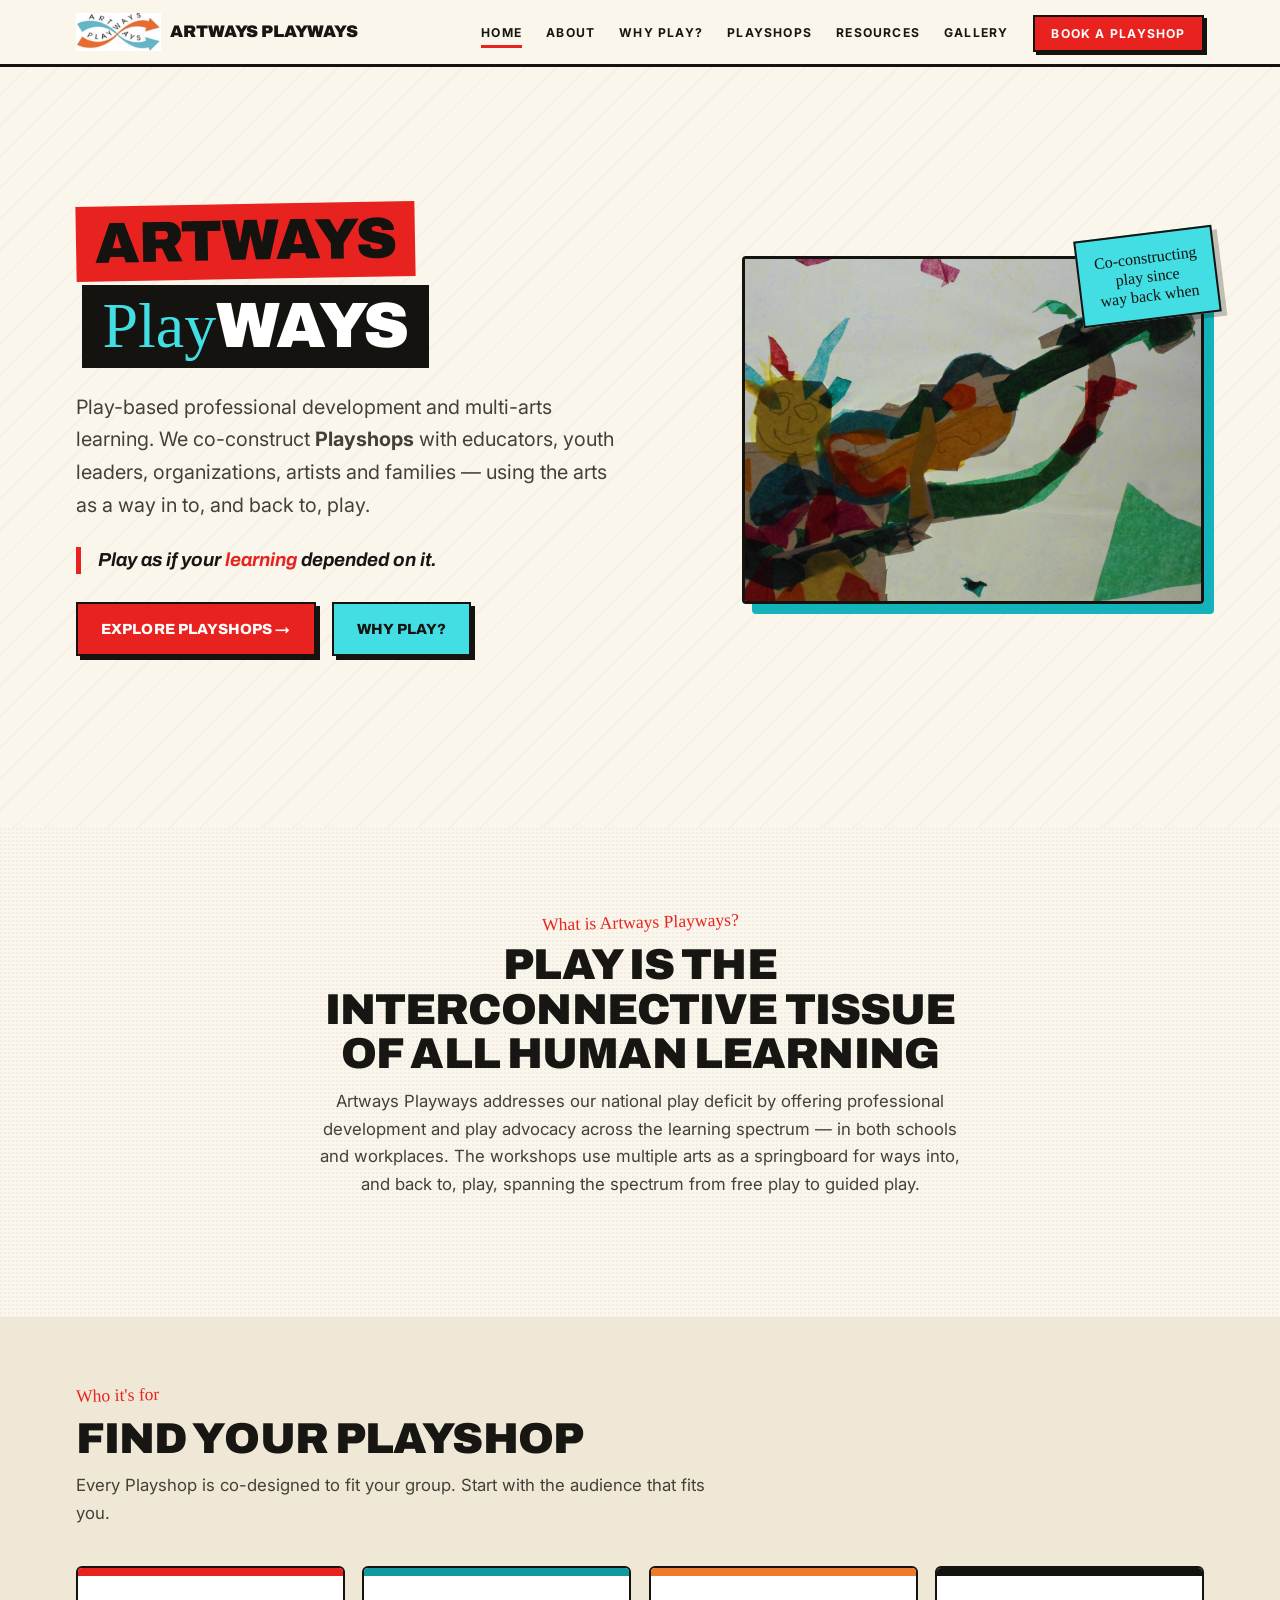
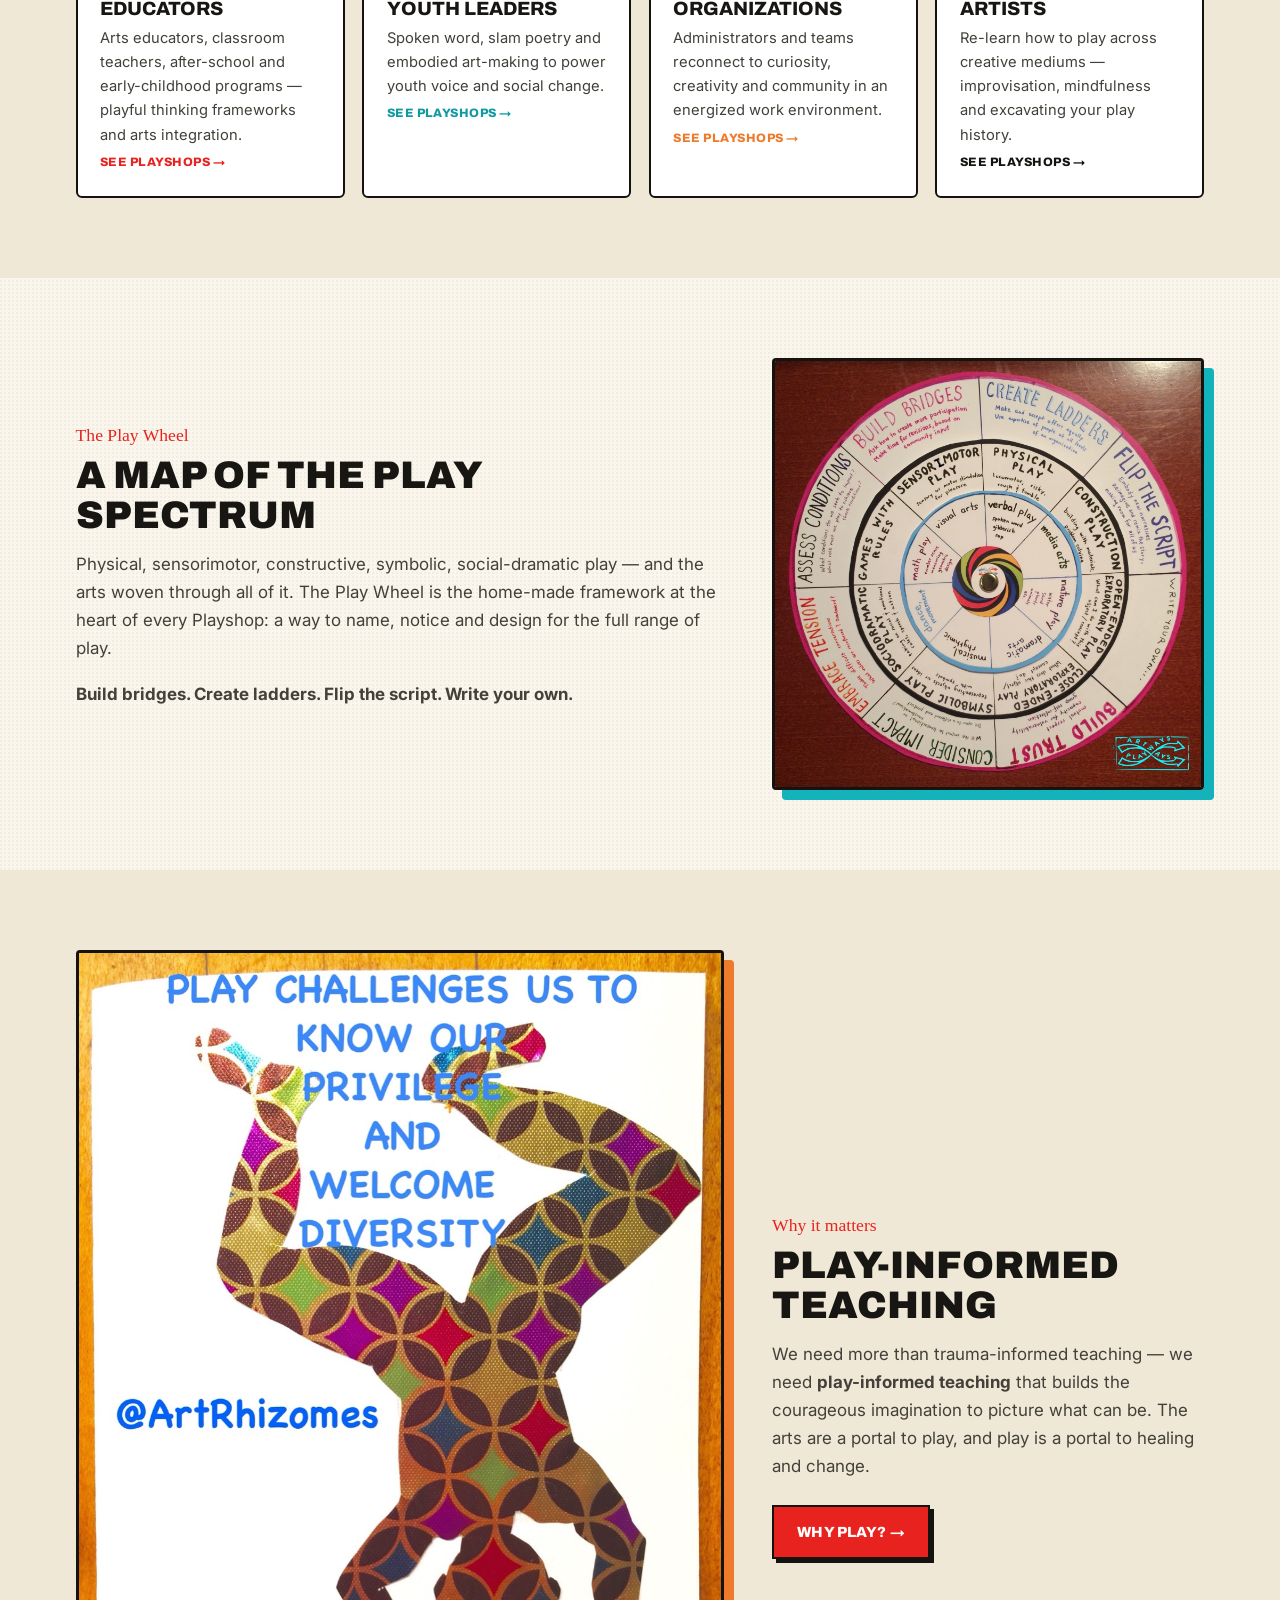
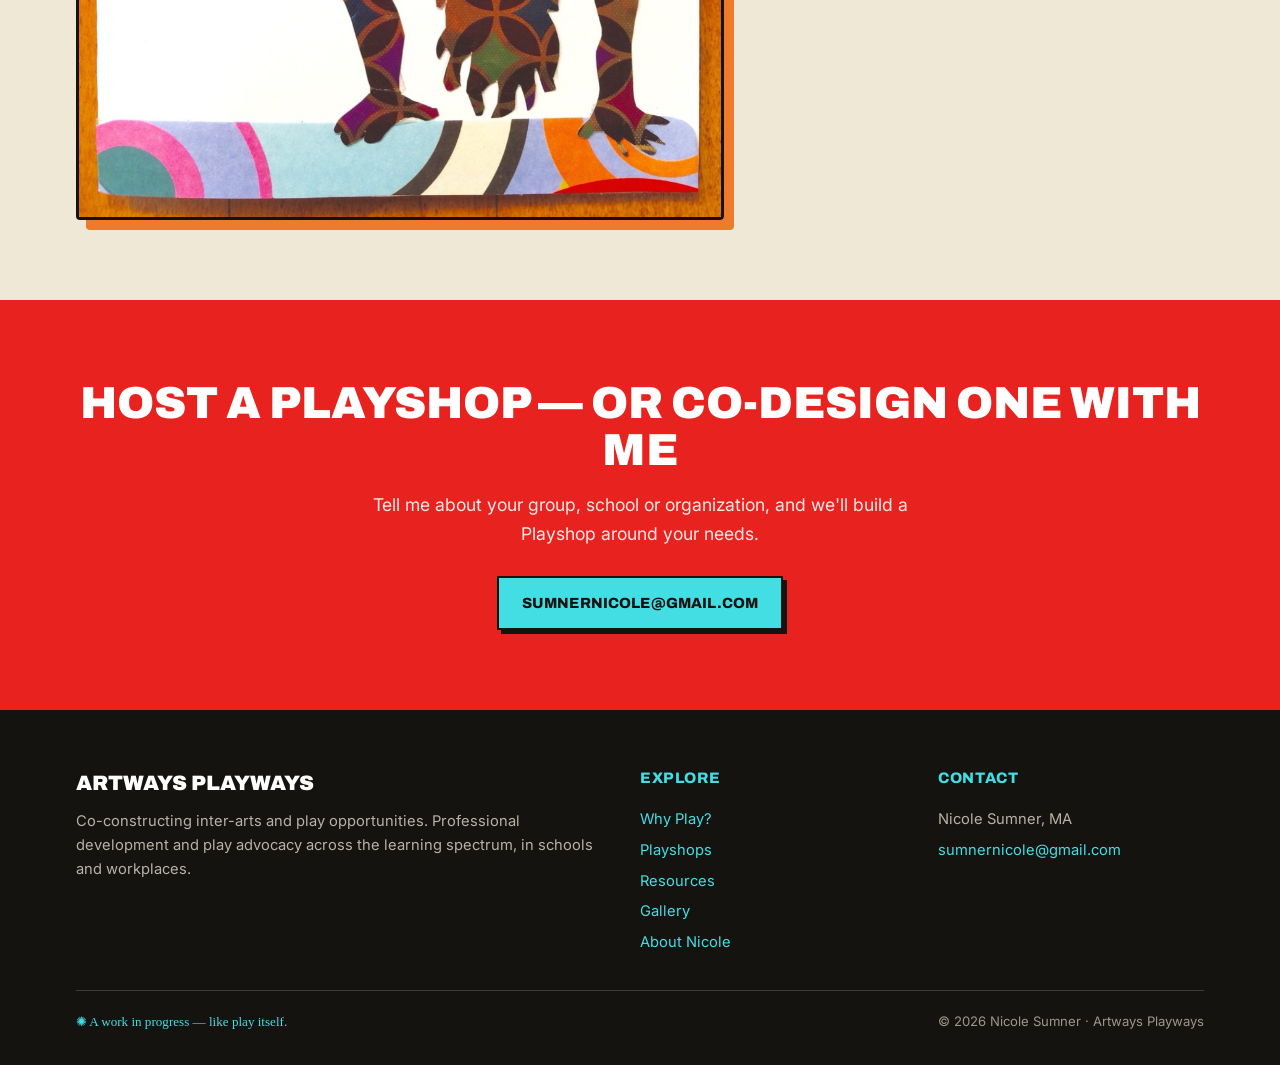
<file: index.html>
<!DOCTYPE html>
<html lang="en">
<head>
  <meta charset="UTF-8">
  <meta name="viewport" content="width=device-width, initial-scale=1.0">
  <title>Artways Playways — Nicole Sumner</title>
  <meta name="description" content="Artways Playways — play-based professional development and multi-arts learning with Nicole Sumner. Playshops for educators, youth leaders, organizations and artists.">
  <link rel="preconnect" href="https://fonts.googleapis.com">
  <link rel="preconnect" href="https://fonts.gstatic.com" crossorigin>
  <link href="https://fonts.googleapis.com/css2?family=Archivo:wght@500;600;700;800;900&family=Permanent+Marker&family=Inter:wght@300;400;500;600;700&display=swap" rel="stylesheet">
  <link rel="stylesheet" href="css/style.css">
</head>
<body>
  <header class="site">
    <div class="nav-inner">
      <a href="index.html" class="brand"><img src="assets/img/logo.png" alt="" class="brand-logo"> Artways Playways</a>
      <button class="hamburger" aria-label="Menu"><span></span><span></span><span></span></button>
      <ul class="nav-links">
        <li><a href="index.html" class="active">Home</a></li>
        <li><a href="about.html">About</a></li>
        <li><a href="why-play.html">Why Play?</a></li>
        <li><a href="playshops.html">Playshops</a></li>
        <li><a href="resources.html">Resources</a></li>
        <li><a href="gallery.html">Gallery</a></li>
        <li><a href="mailto:sumnernicole@gmail.com" class="nav-cta">Book a Playshop</a></li>
      </ul>
    </div>
  </header>

  <!-- HERO -->
  <section class="hero">
    <div class="hero-inner">
      <div>
        <div class="title-stack">
          <span class="bar bar-red">Artways</span>
          <span class="bar bar-black"><span class="marker">Play</span>ways</span>
        </div>
        <p class="lede">Play-based professional development and multi-arts learning. We co-construct <strong>Playshops</strong> with educators, youth leaders, organizations, artists and families — using the arts as a way in to, and back to, play.</p>

        <div class="play-as-if">
          <p>Play as if your <span class="em" id="playWord" style="transition:opacity .35s">learning</span> depended on it.</p>
        </div>

        <div class="hero-actions">
          <a href="playshops.html" class="btn btn-primary">Explore Playshops →</a>
          <a href="why-play.html" class="btn btn-ghost">Why play?</a>
        </div>
      </div>
      <div class="hero-art">
        <span class="sticky-badge">Co-constructing<br>play since<br>way back when</span>
        <img src="assets/img/collage-i-see-a-song.jpg" alt="A child's bright tissue-paper collage of a sun-person playing a guitar">
      </div>
    </div>
  </section>

  <!-- WHAT IS IT -->
  <section class="block">
    <div class="wrap">
      <div class="section-head center">
        <div class="kicker">What is Artways Playways?</div>
        <h2>Play is the interconnective tissue of all human learning</h2>
        <p>Artways Playways addresses our national play deficit by offering professional development and play advocacy across the learning spectrum — in both schools and workplaces. The workshops use multiple arts as a springboard for ways into, and back to, play, spanning the spectrum from free play to guided play.</p>
      </div>
    </div>
  </section>

  <!-- AUDIENCES -->
  <section class="block" style="background:var(--paper-2); padding-top:4rem;">
    <div class="wrap">
      <div class="section-head">
        <div class="kicker">Who it's for</div>
        <h2>Find your Playshop</h2>
        <p>Every Playshop is co-designed to fit your group. Start with the audience that fits you.</p>
      </div>
      <div class="aud-grid">
        <a class="aud-card" href="playshops.html#educators" style="--ac:var(--red)">
          <h3>Educators</h3>
          <p>Arts educators, classroom teachers, after-school and early-childhood programs — playful thinking frameworks and arts integration.</p>
          <span class="go">See Playshops →</span>
        </a>
        <a class="aud-card" href="playshops.html#youth" style="--ac:var(--cyan-deep)">
          <h3>Youth Leaders</h3>
          <p>Spoken word, slam poetry and embodied art-making to power youth voice and social change.</p>
          <span class="go">See Playshops →</span>
        </a>
        <a class="aud-card" href="playshops.html#orgs" style="--ac:var(--orange)">
          <h3>Organizations</h3>
          <p>Administrators and teams reconnect to curiosity, creativity and community in an energized work environment.</p>
          <span class="go">See Playshops →</span>
        </a>
        <a class="aud-card" href="playshops.html#artists" style="--ac:var(--black)">
          <h3>Artists</h3>
          <p>Re-learn how to play across creative mediums — improvisation, mindfulness and excavating your play history.</p>
          <span class="go">See Playshops →</span>
        </a>
      </div>
    </div>
  </section>

  <!-- PLAY WHEEL FEATURE -->
  <section class="block">
    <div class="wrap">
      <div class="cols narrow">
        <div class="prose">
          <div class="kicker" style="font-family:var(--font-marker); color:var(--red); font-size:1.1rem;">The Play Wheel</div>
          <h2 style="font-family:var(--font-display); font-weight:900; text-transform:uppercase; font-size:clamp(1.6rem,3vw,2.4rem); line-height:1.05; margin:0.3rem 0 1rem;">A map of the play spectrum</h2>
          <p>Physical, sensorimotor, constructive, symbolic, social-dramatic play — and the arts woven through all of it. The Play Wheel is the home-made framework at the heart of every Playshop: a way to name, notice and design for the full range of play.</p>
          <p><strong>Build bridges. Create ladders. Flip the script. Write your own.</strong></p>
        </div>
        <figure class="framed cyan">
          <img src="assets/img/play-wheel.jpg" alt="Hand-drawn Play Wheel mapping kinds of play and the arts">
        </figure>
      </div>
    </div>
  </section>

  <!-- PLAY STATEMENT BAND -->
  <section class="block" style="background:var(--paper-2);">
    <div class="wrap">
      <div class="cols narrow" style="align-items:center;">
        <figure class="framed">
          <img src="assets/img/play-challenges-privilege.jpg" alt="Poster: Play challenges us to know our privilege and welcome diversity">
        </figure>
        <div class="prose">
          <div class="kicker" style="font-family:var(--font-marker); color:var(--red); font-size:1.1rem;">Why it matters</div>
          <h2 style="font-family:var(--font-display); font-weight:900; text-transform:uppercase; font-size:clamp(1.6rem,3vw,2.4rem); line-height:1.05; margin:.3rem 0 1rem;">Play-informed teaching</h2>
          <p>We need more than trauma-informed teaching — we need <strong>play-informed teaching</strong> that builds the courageous imagination to picture what can be. The arts are a portal to play, and play is a portal to healing and change.</p>
          <a href="why-play.html" class="btn btn-primary" style="margin-top:.4rem;">Why play? →</a>
        </div>
      </div>
    </div>
  </section>

  <!-- CTA -->
  <section class="block cta">
    <div class="wrap">
      <h2>Host a Playshop — or co-design one with me</h2>
      <p>Tell me about your group, school or organization, and we'll build a Playshop around your needs.</p>
      <a href="mailto:sumnernicole@gmail.com" class="btn btn-ghost">sumnernicole@gmail.com</a>
    </div>
  </section>

  <!-- FOOTER -->
  <footer class="site">
    <div class="wrap">
      <div class="foot-grid">
        <div>
          <div class="foot-brand">Artways Playways</div>
          <p>Co-constructing inter-arts and play opportunities. Professional development and play advocacy across the learning spectrum, in schools and workplaces.</p>
        </div>
        <div>
          <h4>Explore</h4>
          <ul>
            <li><a href="why-play.html">Why Play?</a></li>
            <li><a href="playshops.html">Playshops</a></li>
        <li><a href="resources.html">Resources</a></li>
        <li><a href="gallery.html">Gallery</a></li>
            <li><a href="about.html">About Nicole</a></li>
          </ul>
        </div>
        <div>
          <h4>Contact</h4>
          <ul>
            <li>Nicole Sumner, MA</li>
            <li><a href="mailto:sumnernicole@gmail.com">sumnernicole@gmail.com</a></li>
          </ul>
        </div>
      </div>
      <div class="foot-bottom">
        <span class="inprogress-badge">✺ A work in progress — like play itself.</span>
        <span>© <span id="yr">2026</span> Nicole Sumner · Artways Playways</span>
      </div>
    </div>
  </footer>

  <script src="js/main.js"></script>
</body>
</html>
</file>
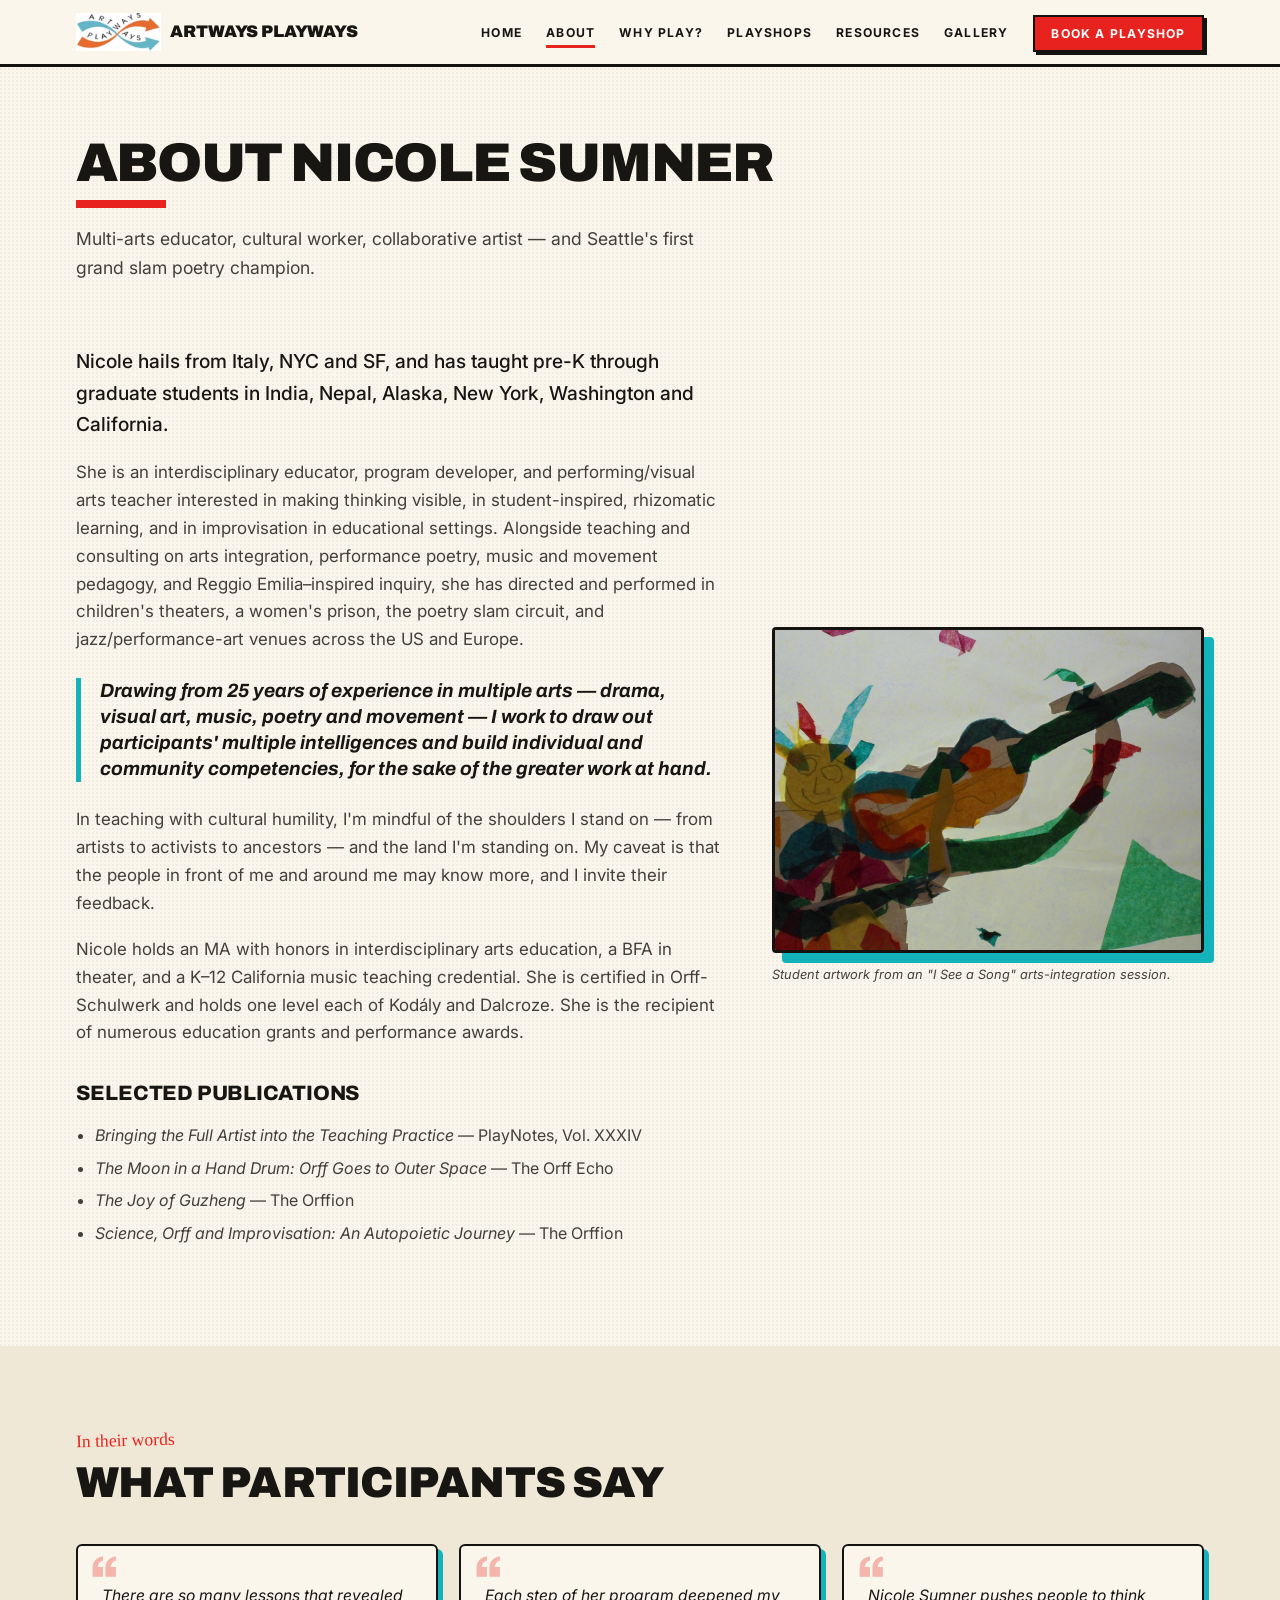
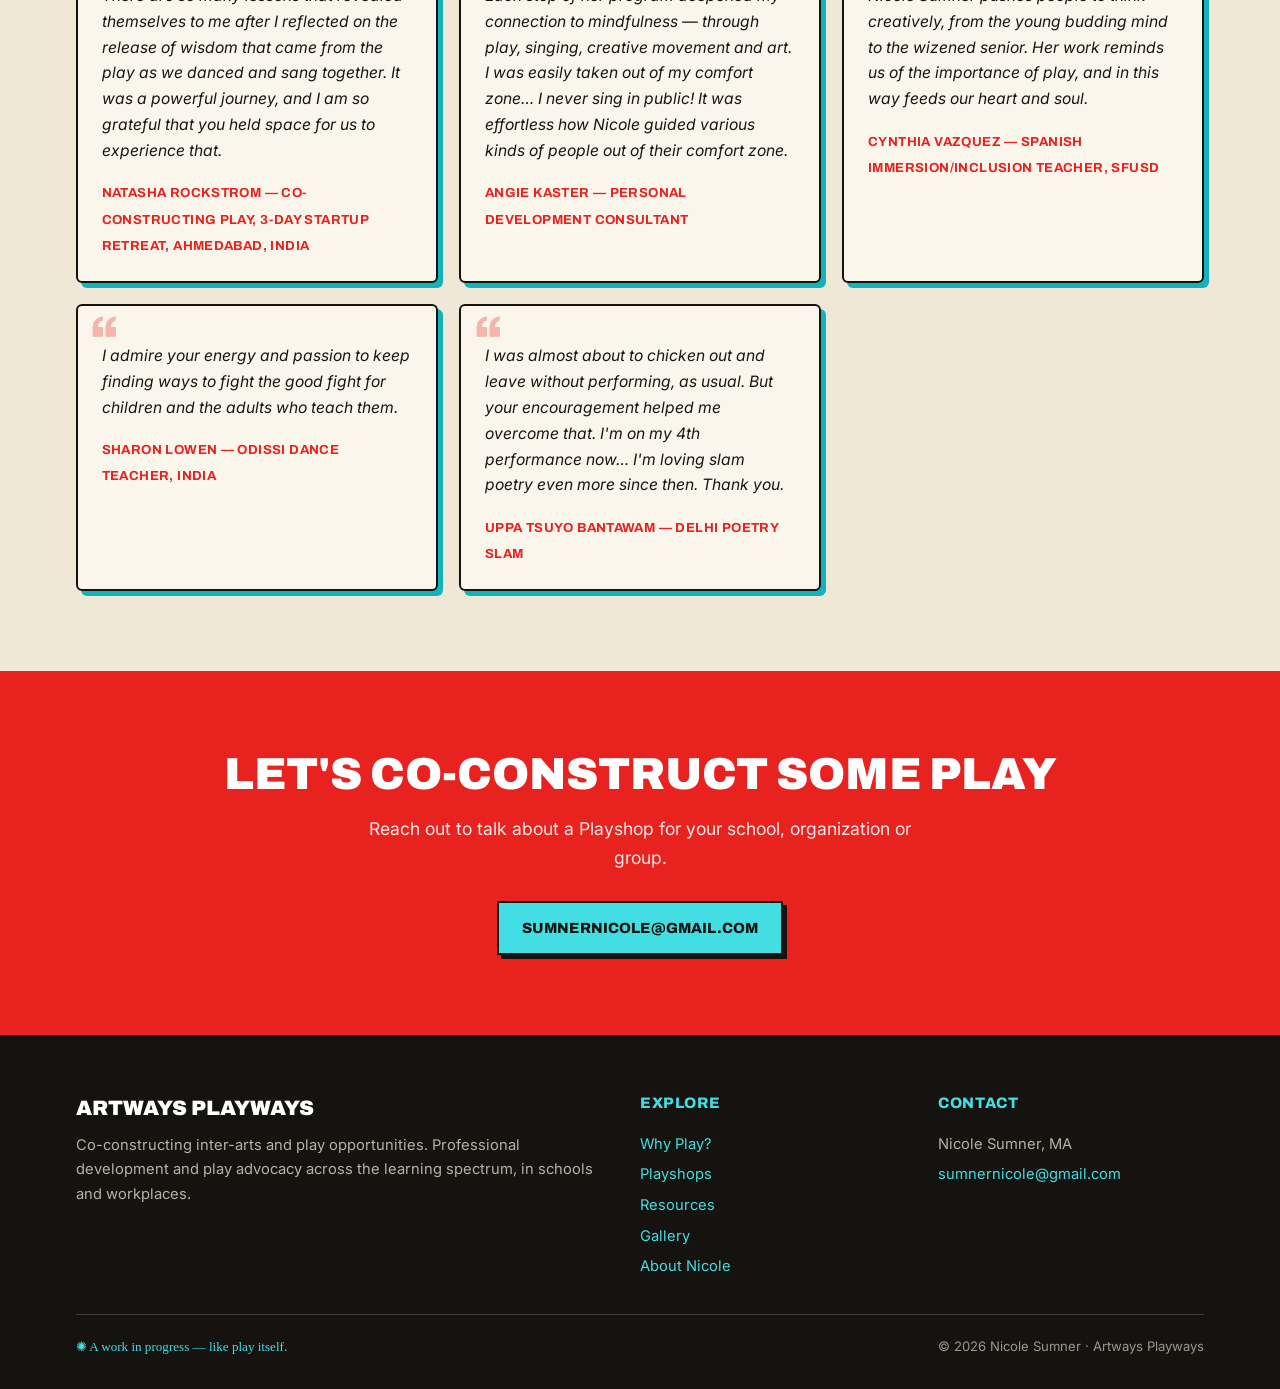
<file: about.html>
<!DOCTYPE html>
<html lang="en">
<head>
  <meta charset="UTF-8">
  <meta name="viewport" content="width=device-width, initial-scale=1.0">
  <title>About Nicole Sumner — Artways Playways</title>
  <meta name="description" content="Nicole Sumner — multi-arts educator, cultural worker, collaborative artist, and Seattle's first grand slam poetry champion. About Artways Playways.">
  <link rel="preconnect" href="https://fonts.googleapis.com">
  <link rel="preconnect" href="https://fonts.gstatic.com" crossorigin>
  <link href="https://fonts.googleapis.com/css2?family=Archivo:wght@500;600;700;800;900&family=Permanent+Marker&family=Inter:wght@300;400;500;600;700&display=swap" rel="stylesheet">
  <link rel="stylesheet" href="css/style.css">
</head>
<body>
  <header class="site">
    <div class="nav-inner">
      <a href="index.html" class="brand"><img src="assets/img/logo.png" alt="" class="brand-logo"> Artways Playways</a>
      <button class="hamburger" aria-label="Menu"><span></span><span></span><span></span></button>
      <ul class="nav-links">
        <li><a href="index.html">Home</a></li>
        <li><a href="about.html" class="active">About</a></li>
        <li><a href="why-play.html">Why Play?</a></li>
        <li><a href="playshops.html">Playshops</a></li>
        <li><a href="resources.html">Resources</a></li>
        <li><a href="gallery.html">Gallery</a></li>
        <li><a href="mailto:sumnernicole@gmail.com" class="nav-cta">Book a Playshop</a></li>
      </ul>
    </div>
  </header>

  <section class="page-hero">
    <div class="wrap">
      <h1>About Nicole Sumner</h1>
      <p>Multi-arts educator, cultural worker, collaborative artist — and Seattle's first grand slam poetry champion.</p>
    </div>
  </section>

  <section class="block" style="padding-top:2.5rem;">
    <div class="wrap">
      <div class="cols narrow">
        <div class="prose">
          <p class="lead">Nicole hails from Italy, NYC and SF, and has taught pre-K through graduate students in India, Nepal, Alaska, New York, Washington and California.</p>
          <!-- TODO (Nicole's 2026-06-22 edits, item b): replace the "She is…" and "Nicole holds…"
               paragraphs below with Nicole's updated bio when she provides it. -->
          <p>She is an interdisciplinary educator, program developer, and performing/visual arts teacher interested in making thinking visible, in student-inspired, rhizomatic learning, and in improvisation in educational settings. Alongside teaching and consulting on arts integration, performance poetry, music and movement pedagogy, and Reggio Emilia–inspired inquiry, she has directed and performed in children's theaters, a women's prison, the poetry slam circuit, and jazz/performance-art venues across the US and Europe.</p>
          <blockquote>Drawing from 25 years of experience in multiple arts — drama, visual art, music, poetry and movement — I work to draw out participants' multiple intelligences and build individual and community competencies, for the sake of the greater work at hand.</blockquote>
          <p>In teaching with cultural humility, I'm mindful of the shoulders I stand on — from artists to activists to ancestors — and the land I'm standing on. My caveat is that the people in front of me and around me may know more, and I invite their feedback.</p>
          <p>Nicole holds an MA with honors in interdisciplinary arts education, a BFA in theater, and a K–12 California music teaching credential. She is certified in Orff-Schulwerk and holds one level each of Kodály and Dalcroze. She is the recipient of numerous education grants and performance awards.</p>

          <h3>Selected Publications</h3>
          <ul>
            <li><em>Bringing the Full Artist into the Teaching Practice</em> — PlayNotes, Vol. XXXIV</li>
            <li><em>The Moon in a Hand Drum: Orff Goes to Outer Space</em> — The Orff Echo</li>
            <li><em>The Joy of Guzheng</em> — The Orffion</li>
            <li><em>Science, Orff and Improvisation: An Autopoietic Journey</em> — The Orffion</li>
          </ul>

          <!-- TODO (Nicole's 2026-06-22 edits, item c): add a "Selected International Presentations"
               section here, drawn from Nicole's résumé, when she provides the list. Structure ready:
          <h3>Selected International Presentations</h3>
          <ul>
            <li>… presentation — venue/conference, city, country</li>
          </ul>
          -->
        </div>
        <figure class="framed cyan">
          <img src="assets/img/collage-i-see-a-song.jpg" alt="A child's bright tissue-paper collage of a sun-person playing a guitar">
          <figcaption>Student artwork from an "I See a Song" arts-integration session.</figcaption>
        </figure>
      </div>
    </div>
  </section>

  <!-- TESTIMONIALS -->
  <section class="block" style="background:var(--paper-2);">
    <div class="wrap">
      <div class="section-head">
        <div class="kicker">In their words</div>
        <h2>What participants say</h2>
      </div>
      <div class="t-grid">
        <div class="t-card">
          <p>There are so many lessons that revealed themselves to me after I reflected on the release of wisdom that came from the play as we danced and sang together. It was a powerful journey, and I am so grateful that you held space for us to experience that.</p>
          <cite>Natasha Rockstrom — Co-Constructing Play, 3-Day Startup Retreat, Ahmedabad, India</cite>
        </div>
        <div class="t-card">
          <p>Each step of her program deepened my connection to mindfulness — through play, singing, creative movement and art. I was easily taken out of my comfort zone… I never sing in public! It was effortless how Nicole guided various kinds of people out of their comfort zone.</p>
          <cite>Angie Kaster — Personal Development Consultant</cite>
        </div>
        <div class="t-card">
          <p>Nicole Sumner pushes people to think creatively, from the young budding mind to the wizened senior. Her work reminds us of the importance of play, and in this way feeds our heart and soul.</p>
          <cite>Cynthia Vazquez — Spanish immersion/inclusion teacher, SFUSD</cite>
        </div>
        <div class="t-card">
          <p>I admire your energy and passion to keep finding ways to fight the good fight for children and the adults who teach them.</p>
          <cite>Sharon Lowen — Odissi dance teacher, India</cite>
        </div>
        <div class="t-card">
          <p>I was almost about to chicken out and leave without performing, as usual. But your encouragement helped me overcome that. I'm on my 4th performance now… I'm loving slam poetry even more since then. Thank you.</p>
          <cite>Uppa Tsuyo Bantawam — Delhi Poetry Slam</cite>
        </div>
      </div>
    </div>
  </section>

  <section class="block cta">
    <div class="wrap">
      <h2>Let's co-construct some play</h2>
      <p>Reach out to talk about a Playshop for your school, organization or group.</p>
      <a href="mailto:sumnernicole@gmail.com" class="btn btn-ghost">sumnernicole@gmail.com</a>
    </div>
  </section>

  <footer class="site">
    <div class="wrap">
      <div class="foot-grid">
        <div>
          <div class="foot-brand">Artways Playways</div>
          <p>Co-constructing inter-arts and play opportunities. Professional development and play advocacy across the learning spectrum, in schools and workplaces.</p>
        </div>
        <div>
          <h4>Explore</h4>
          <ul>
            <li><a href="why-play.html">Why Play?</a></li>
            <li><a href="playshops.html">Playshops</a></li>
        <li><a href="resources.html">Resources</a></li>
        <li><a href="gallery.html">Gallery</a></li>
            <li><a href="about.html">About Nicole</a></li>
          </ul>
        </div>
        <div>
          <h4>Contact</h4>
          <ul>
            <li>Nicole Sumner, MA</li>
            <li><a href="mailto:sumnernicole@gmail.com">sumnernicole@gmail.com</a></li>
          </ul>
        </div>
      </div>
      <div class="foot-bottom">
        <span class="inprogress-badge">✺ A work in progress — like play itself.</span>
        <span>© <span id="yr">2026</span> Nicole Sumner · Artways Playways</span>
      </div>
    </div>
  </footer>

  <script src="js/main.js"></script>
</body>
</html>
</file>
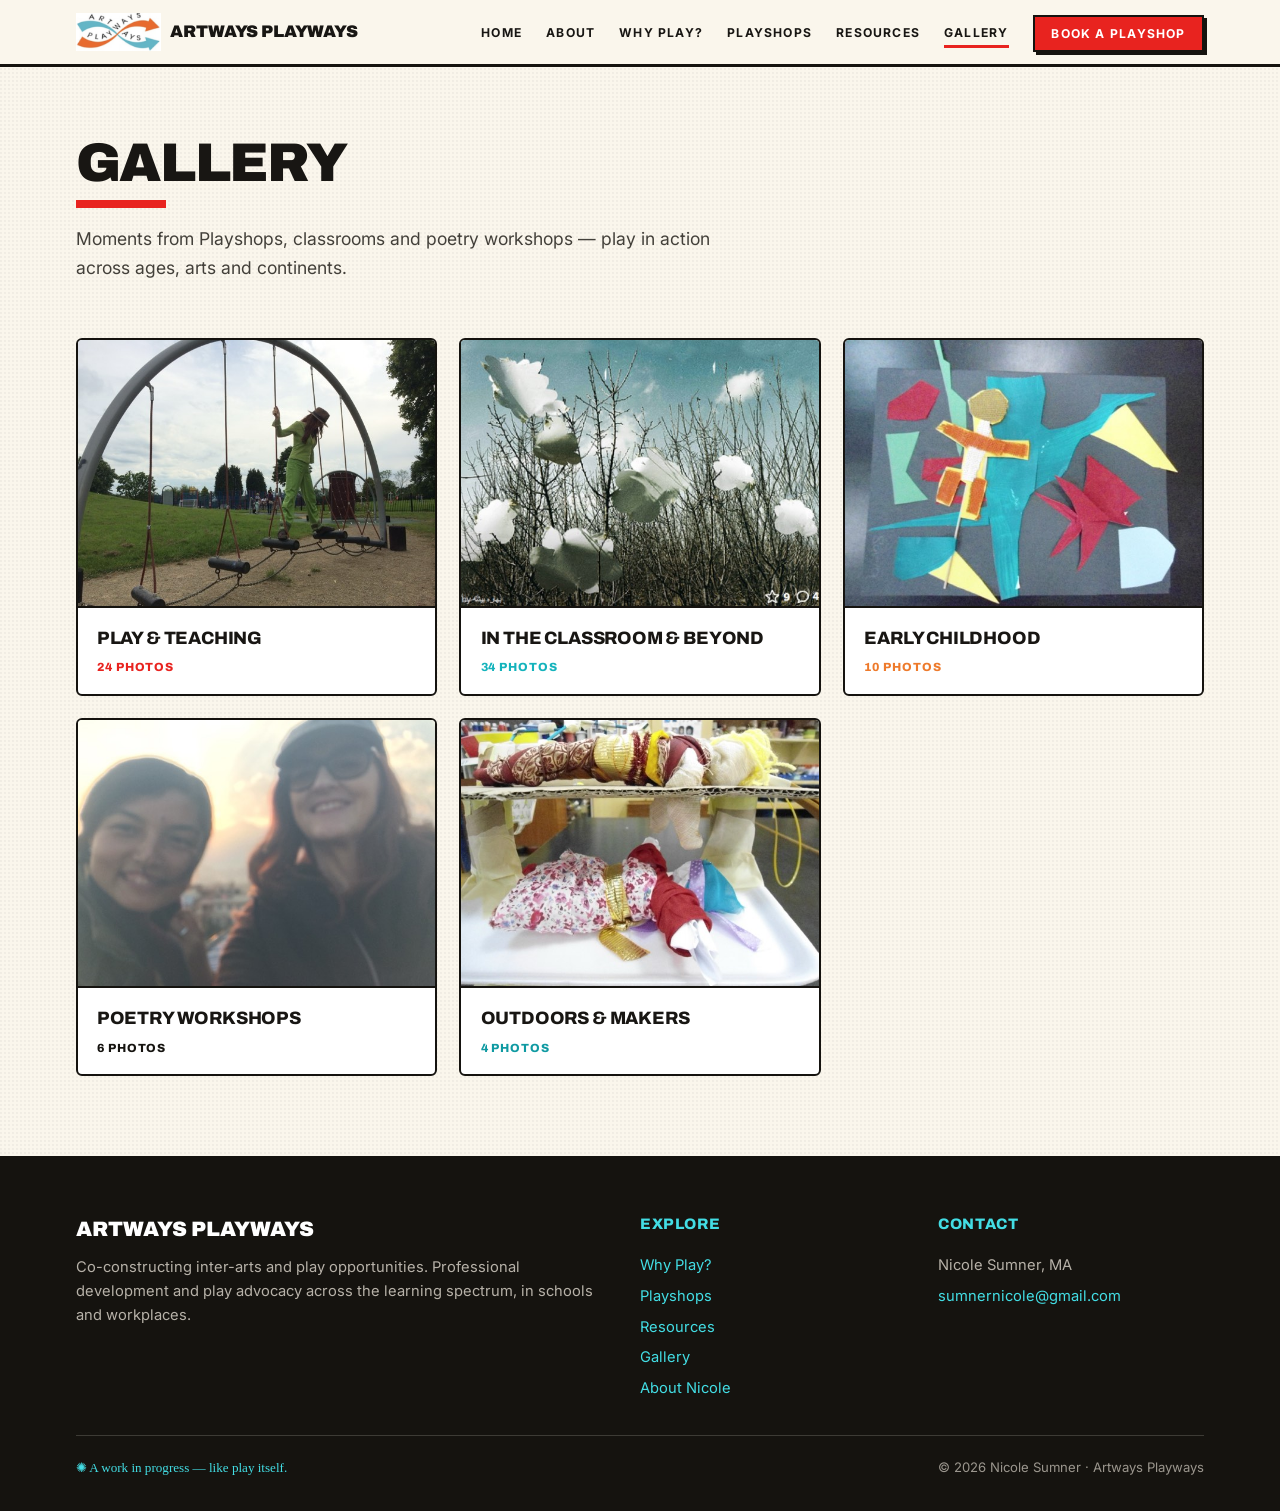
<file: gallery.html>
<!DOCTYPE html>
<html lang="en">
<head>
  <meta charset="UTF-8">
  <meta name="viewport" content="width=device-width, initial-scale=1.0">
  <title>Gallery — Artways Playways</title>
  <link rel="preconnect" href="https://fonts.googleapis.com">
  <link rel="preconnect" href="https://fonts.gstatic.com" crossorigin>
  <link href="https://fonts.googleapis.com/css2?family=Archivo:wght@500;600;700;800;900&family=Permanent+Marker&family=Inter:wght@300;400;500;600;700&display=swap" rel="stylesheet">
  <link rel="stylesheet" href="css/style.css">
</head>
<body>
  <header class="site">
    <div class="nav-inner">
      <a href="index.html" class="brand"><img src="assets/img/logo.png" alt="" class="brand-logo"> Artways Playways</a>
      <button class="hamburger" aria-label="Menu"><span></span><span></span><span></span></button>
      <ul class="nav-links">
        <li><a href="index.html">Home</a></li>
        <li><a href="about.html">About</a></li>
        <li><a href="why-play.html">Why Play?</a></li>
        <li><a href="playshops.html">Playshops</a></li>
        <li><a href="resources.html">Resources</a></li>
        <li><a href="gallery.html" class="active">Gallery</a></li>
        <li><a href="mailto:sumnernicole@gmail.com" class="nav-cta">Book a Playshop</a></li>
      </ul>
    </div>
  </header>
  <section class="page-hero">
    <div class="wrap">
      <h1>Gallery</h1>
      <p>Moments from Playshops, classrooms and poetry workshops — play in action across ages, arts and continents.</p>
    </div>
  </section>
  <section class="block" style="padding-top:2rem;">
    <div class="wrap">
      <div class="gal-cards">
    <a class="gal-cat" href="gallery-play-teaching.html" style="--gc:var(--red)"><div class="cover"><img src="assets/galleries/play-teaching/play-teaching-01-thumb.jpg" alt="Play & Teaching" loading="lazy"></div><div class="meta"><h3>Play & Teaching</h3><div class="cnt">24 photos</div></div></a>
    <a class="gal-cat" href="gallery-in-action.html" style="--gc:var(--cyan)"><div class="cover"><img src="assets/galleries/in-action/in-action-01-thumb.jpg" alt="In the Classroom & Beyond" loading="lazy"></div><div class="meta"><h3>In the Classroom & Beyond</h3><div class="cnt">34 photos</div></div></a>
    <a class="gal-cat" href="gallery-early-childhood.html" style="--gc:var(--orange)"><div class="cover"><img src="assets/galleries/early-childhood/early-childhood-01-thumb.jpg" alt="Early Childhood" loading="lazy"></div><div class="meta"><h3>Early Childhood</h3><div class="cnt">10 photos</div></div></a>
    <a class="gal-cat" href="gallery-poetry.html" style="--gc:var(--black)"><div class="cover"><img src="assets/galleries/poetry/poetry-01-thumb.jpg" alt="Poetry Workshops" loading="lazy"></div><div class="meta"><h3>Poetry Workshops</h3><div class="cnt">6 photos</div></div></a>
    <a class="gal-cat" href="gallery-outdoors-makers.html" style="--gc:var(--cyan-deep)"><div class="cover"><img src="assets/galleries/outdoors-makers/outdoors-makers-01-thumb.jpg" alt="Outdoors & Makers" loading="lazy"></div><div class="meta"><h3>Outdoors & Makers</h3><div class="cnt">4 photos</div></div></a>      </div>
    </div>
  </section>
  <footer class="site">
    <div class="wrap">
      <div class="foot-grid">
        <div>
          <div class="foot-brand">Artways Playways</div>
          <p>Co-constructing inter-arts and play opportunities. Professional development and play advocacy across the learning spectrum, in schools and workplaces.</p>
        </div>
        <div>
          <h4>Explore</h4>
          <ul>
            <li><a href="why-play.html">Why Play?</a></li>
            <li><a href="playshops.html">Playshops</a></li>
            <li><a href="resources.html">Resources</a></li>
            <li><a href="gallery.html">Gallery</a></li>
            <li><a href="about.html">About Nicole</a></li>
          </ul>
        </div>
        <div>
          <h4>Contact</h4>
          <ul>
            <li>Nicole Sumner, MA</li>
            <li><a href="mailto:sumnernicole@gmail.com">sumnernicole@gmail.com</a></li>
          </ul>
        </div>
      </div>
      <div class="foot-bottom">
        <span class="inprogress-badge">✺ A work in progress — like play itself.</span>
        <span>© <span id="yr">2026</span> Nicole Sumner · Artways Playways</span>
      </div>
    </div>
  </footer>
  <script src="js/main.js"></script>
</body></html>
</file>
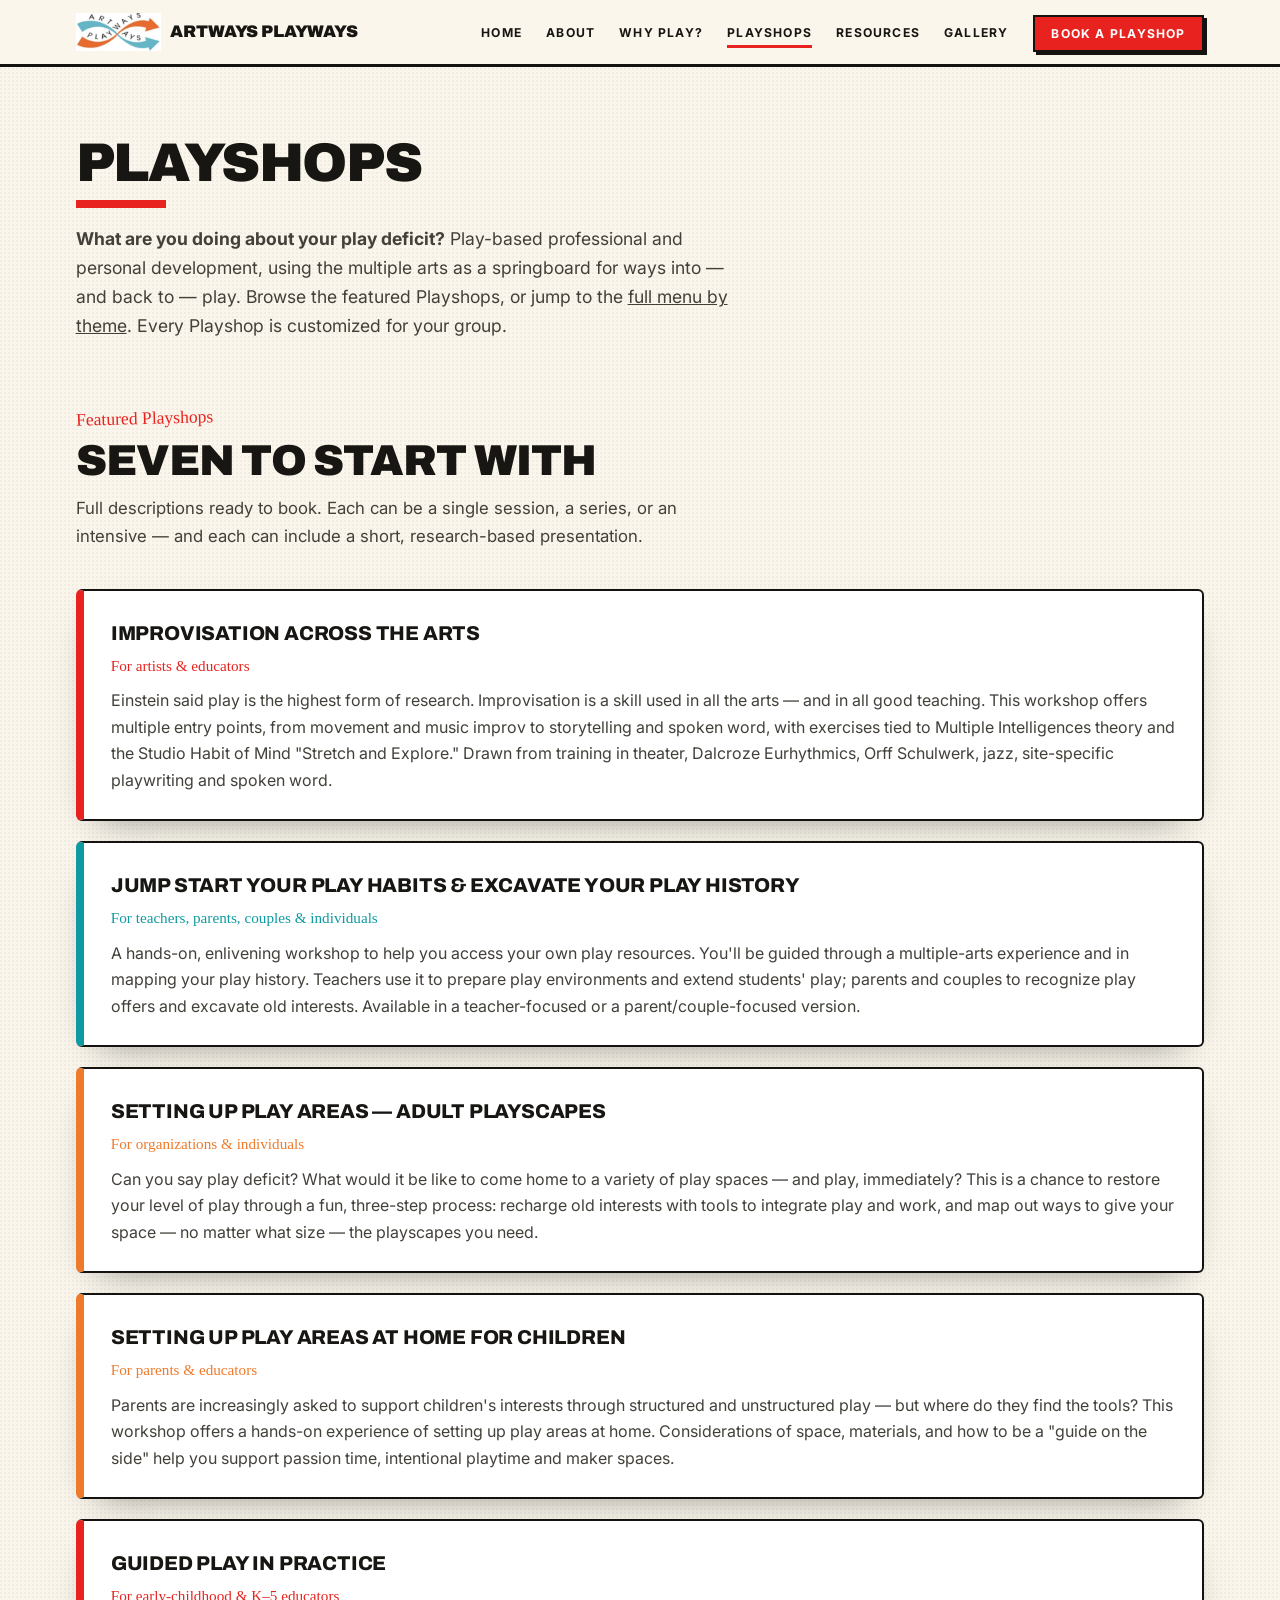
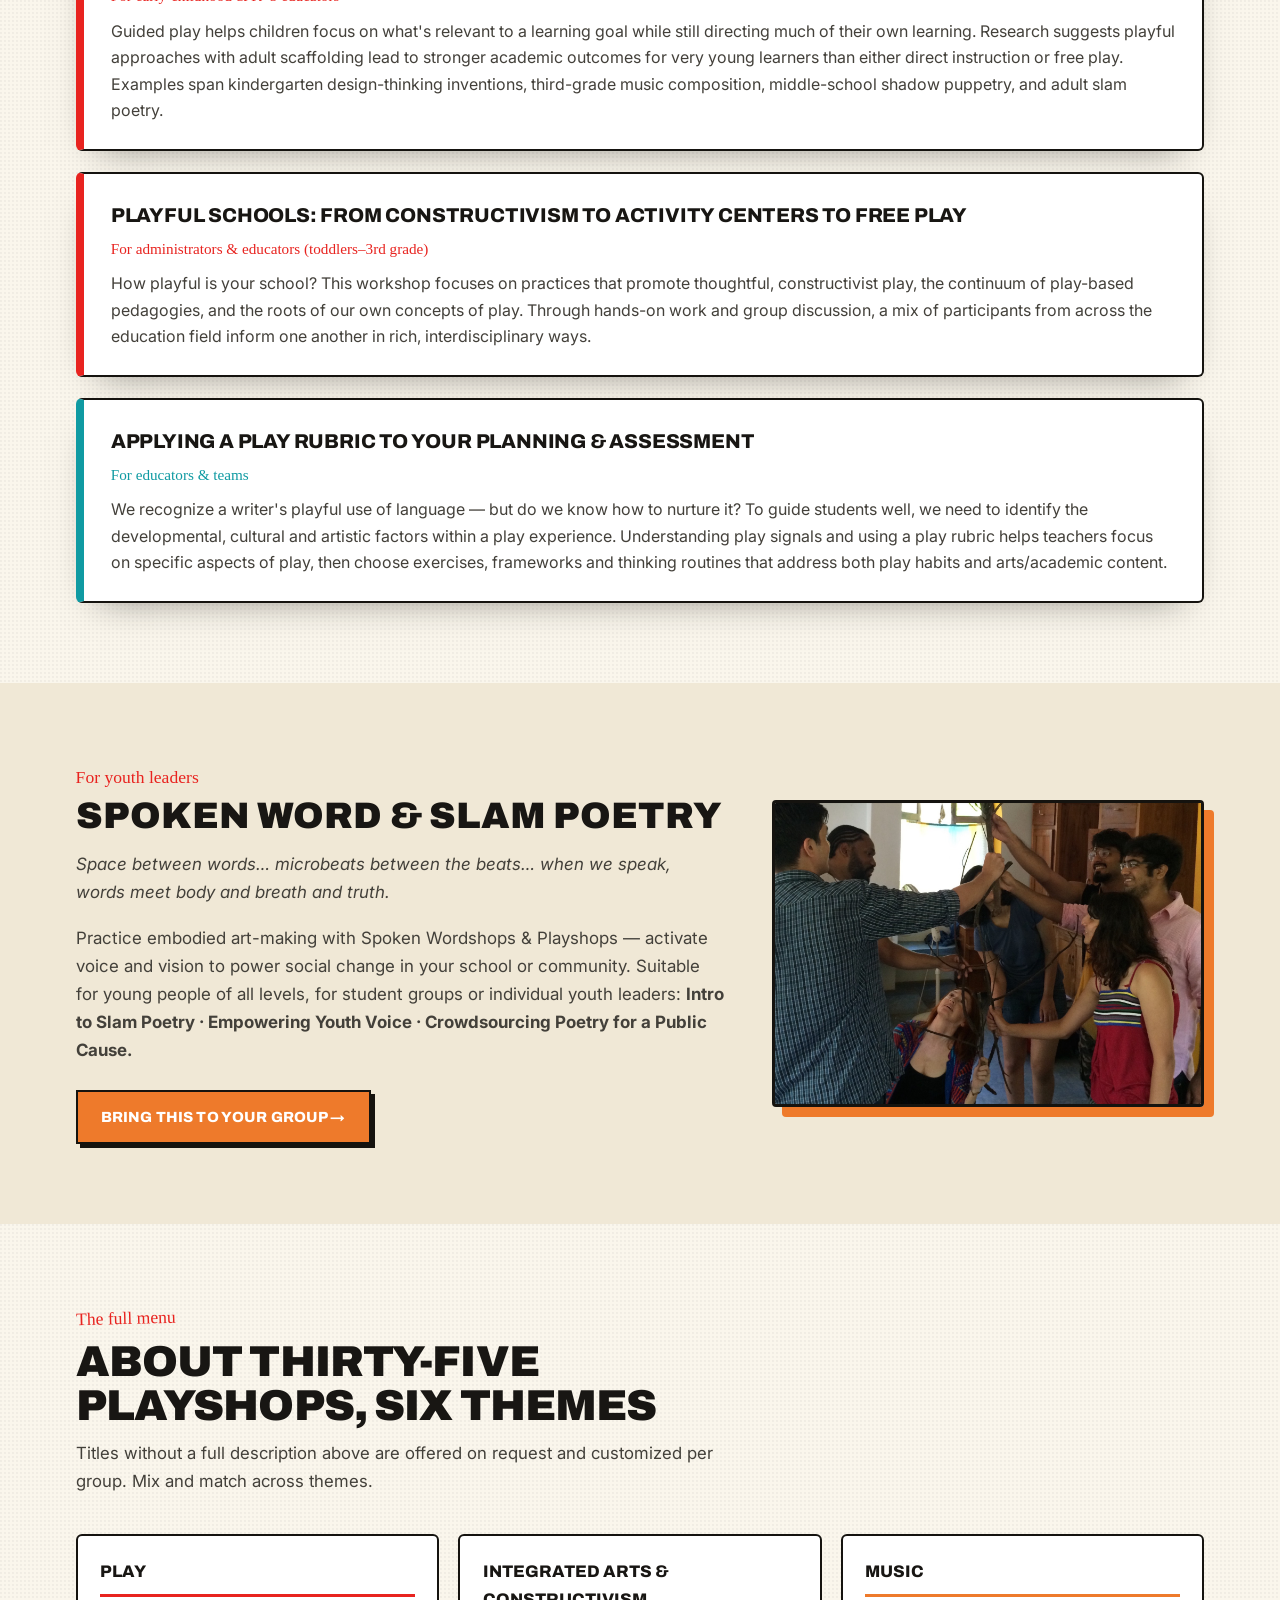
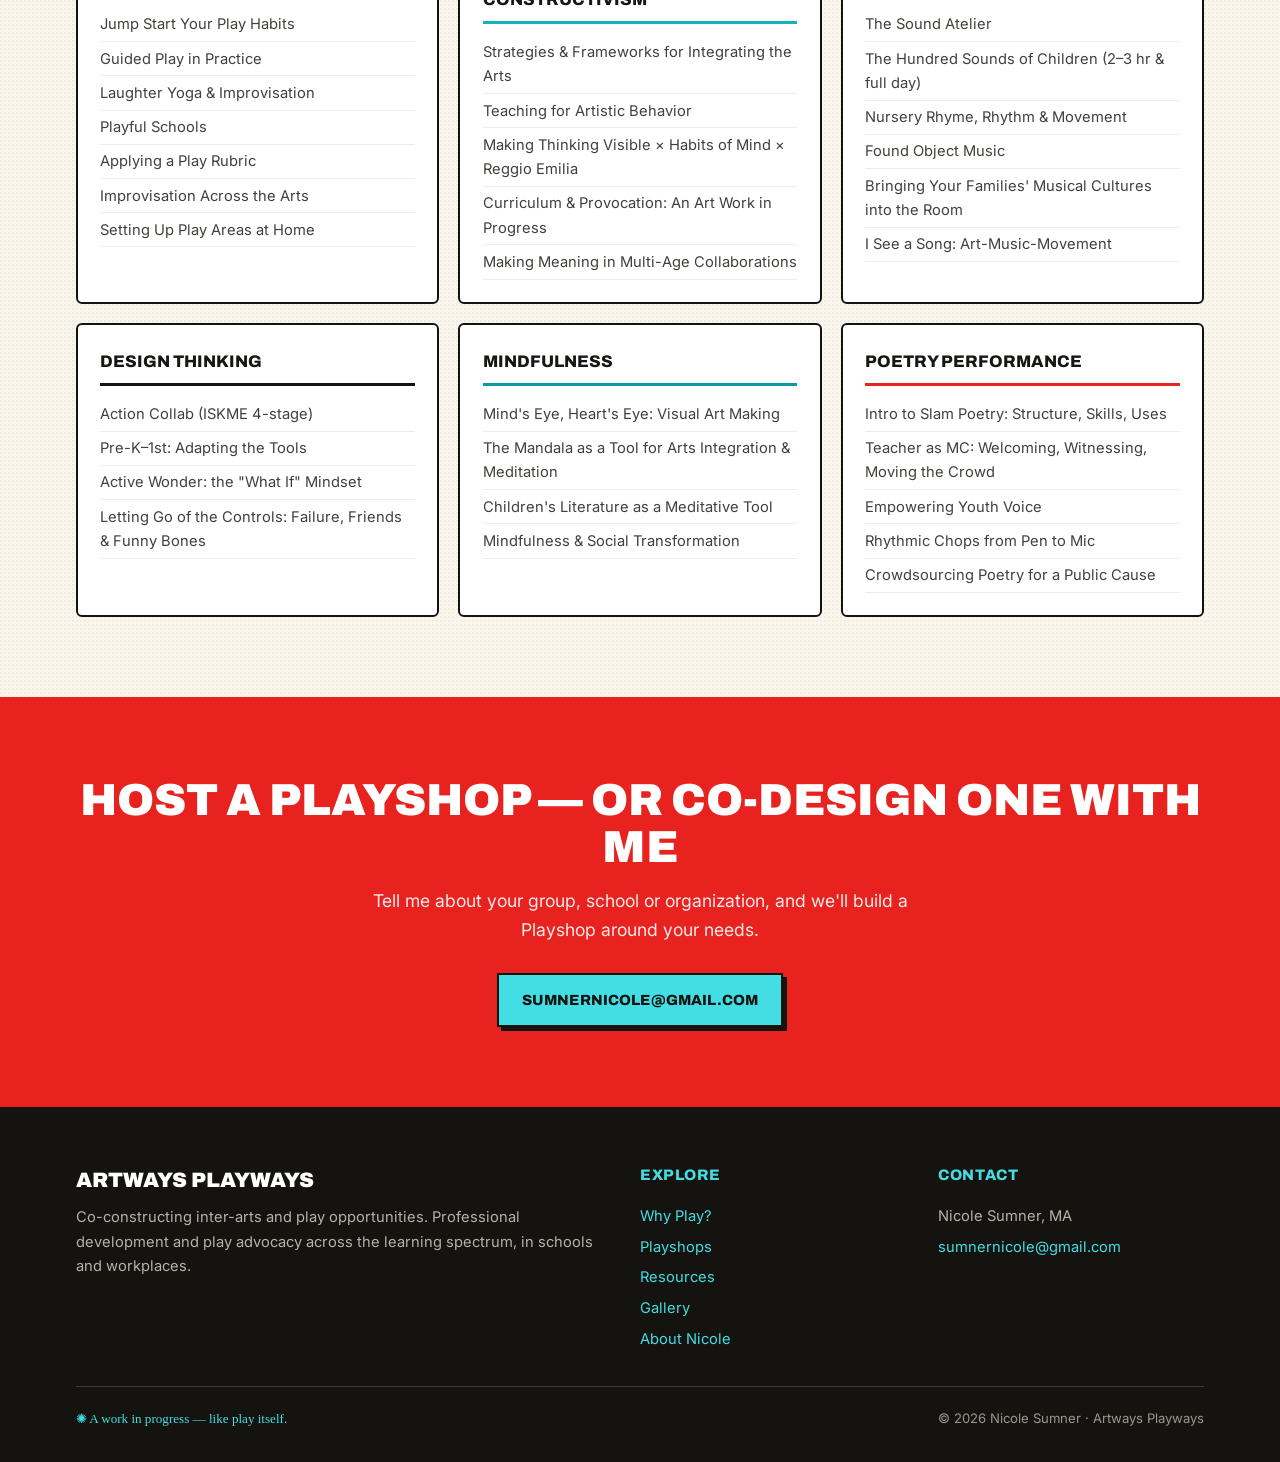
<file: playshops.html>
<!DOCTYPE html>
<html lang="en">
<head>
  <meta charset="UTF-8">
  <meta name="viewport" content="width=device-width, initial-scale=1.0">
  <title>Playshops — Artways Playways</title>
  <meta name="description" content="Play-based professional development Playshops for educators, youth leaders, organizations and artists. Featured workshops plus the full menu across six themes.">
  <link rel="preconnect" href="https://fonts.googleapis.com">
  <link rel="preconnect" href="https://fonts.gstatic.com" crossorigin>
  <link href="https://fonts.googleapis.com/css2?family=Archivo:wght@500;600;700;800;900&family=Permanent+Marker&family=Inter:wght@300;400;500;600;700&display=swap" rel="stylesheet">
  <link rel="stylesheet" href="css/style.css">
</head>
<body>
  <header class="site">
    <div class="nav-inner">
      <a href="index.html" class="brand"><img src="assets/img/logo.png" alt="" class="brand-logo"> Artways Playways</a>
      <button class="hamburger" aria-label="Menu"><span></span><span></span><span></span></button>
      <ul class="nav-links">
        <li><a href="index.html">Home</a></li>
        <li><a href="about.html">About</a></li>
        <li><a href="why-play.html">Why Play?</a></li>
        <li><a href="playshops.html" class="active">Playshops</a></li>
        <li><a href="resources.html">Resources</a></li>
        <li><a href="gallery.html">Gallery</a></li>
        <li><a href="mailto:sumnernicole@gmail.com" class="nav-cta">Book a Playshop</a></li>
      </ul>
    </div>
  </header>

  <section class="page-hero">
    <div class="wrap">
      <h1>Playshops</h1>
      <p><strong>What are you doing about your play deficit?</strong> Play-based professional and personal development, using the multiple arts as a springboard for ways into — and back to — play. Browse the featured Playshops, or jump to the <a href="#menu">full menu by theme</a>. Every Playshop is customized for your group.</p>
    </div>
  </section>

  <!-- FEATURED -->
  <section class="block" style="padding-top:2.5rem;">
    <div class="wrap">
      <div class="section-head">
        <div class="kicker">Featured Playshops</div>
        <h2>Seven to start with</h2>
        <p>Full descriptions ready to book. Each can be a single session, a series, or an intensive — and each can include a short, research-based presentation.</p>
      </div>
      <div class="ps-list">

        <div class="ps-card" id="artists" style="--ps:var(--red)">
          <h3>Improvisation Across the Arts</h3>
          <div class="who">For artists &amp; educators</div>
          <p>Einstein said play is the highest form of research. Improvisation is a skill used in all the arts — and in all good teaching. This workshop offers multiple entry points, from movement and music improv to storytelling and spoken word, with exercises tied to Multiple Intelligences theory and the Studio Habit of Mind "Stretch and Explore." Drawn from training in theater, Dalcroze Eurhythmics, Orff Schulwerk, jazz, site-specific playwriting and spoken word.</p>
        </div>

        <div class="ps-card" style="--ps:var(--cyan-deep)">
          <h3>Jump Start Your Play Habits &amp; Excavate Your Play History</h3>
          <div class="who">For teachers, parents, couples &amp; individuals</div>
          <p>A hands-on, enlivening workshop to help you access your own play resources. You'll be guided through a multiple-arts experience and in mapping your play history. Teachers use it to prepare play environments and extend students' play; parents and couples to recognize play offers and excavate old interests. Available in a teacher-focused or a parent/couple-focused version.</p>
        </div>

        <div class="ps-card" id="orgs" style="--ps:var(--orange)">
          <h3>Setting Up Play Areas — Adult Playscapes</h3>
          <div class="who">For organizations &amp; individuals</div>
          <p>Can you say play deficit? What would it be like to come home to a variety of play spaces — and play, immediately? This is a chance to restore your level of play through a fun, three-step process: recharge old interests with tools to integrate play and work, and map out ways to give your space — no matter what size — the playscapes you need.</p>
        </div>

        <div class="ps-card" style="--ps:var(--orange)">
          <h3>Setting Up Play Areas at Home for Children</h3>
          <div class="who">For parents &amp; educators</div>
          <p>Parents are increasingly asked to support children's interests through structured and unstructured play — but where do they find the tools? This workshop offers a hands-on experience of setting up play areas at home. Considerations of space, materials, and how to be a "guide on the side" help you support passion time, intentional playtime and maker spaces.</p>
        </div>

        <div class="ps-card" id="educators" style="--ps:var(--red)">
          <h3>Guided Play in Practice</h3>
          <div class="who">For early-childhood &amp; K–5 educators</div>
          <p>Guided play helps children focus on what's relevant to a learning goal while still directing much of their own learning. Research suggests playful approaches with adult scaffolding lead to stronger academic outcomes for very young learners than either direct instruction or free play. Examples span kindergarten design-thinking inventions, third-grade music composition, middle-school shadow puppetry, and adult slam poetry.</p>
        </div>

        <div class="ps-card" style="--ps:var(--red)">
          <h3>Playful Schools: From Constructivism to Activity Centers to Free Play</h3>
          <div class="who">For administrators &amp; educators (toddlers–3rd grade)</div>
          <p>How playful is your school? This workshop focuses on practices that promote thoughtful, constructivist play, the continuum of play-based pedagogies, and the roots of our own concepts of play. Through hands-on work and group discussion, a mix of participants from across the education field inform one another in rich, interdisciplinary ways.</p>
        </div>

        <div class="ps-card" style="--ps:var(--cyan-deep)">
          <h3>Applying a Play Rubric to Your Planning &amp; Assessment</h3>
          <div class="who">For educators &amp; teams</div>
          <p>We recognize a writer's playful use of language — but do we know how to nurture it? To guide students well, we need to identify the developmental, cultural and artistic factors within a play experience. Understanding play signals and using a play rubric helps teachers focus on specific aspects of play, then choose exercises, frameworks and thinking routines that address both play habits and arts/academic content.</p>
        </div>

      </div>
    </div>
  </section>

  <!-- YOUTH NOTE / SPOKEN WORD -->
  <section class="block" style="background:var(--paper-2);" id="youth">
    <div class="wrap">
      <div class="cols narrow">
        <div class="prose">
          <div class="kicker" style="font-family:var(--font-marker); color:var(--red); font-size:1.1rem;">For youth leaders</div>
          <h2 style="font-family:var(--font-display); font-weight:900; text-transform:uppercase; font-size:clamp(1.6rem,3vw,2.3rem); line-height:1.05; margin:.3rem 0 1rem;">Spoken word &amp; slam poetry</h2>
          <p><em>Space between words… microbeats between the beats… when we speak, words meet body and breath and truth.</em></p>
          <p>Practice embodied art-making with Spoken Wordshops &amp; Playshops — activate voice and vision to power social change in your school or community. Suitable for young people of all levels, for student groups or individual youth leaders: <strong>Intro to Slam Poetry · Empowering Youth Voice · Crowdsourcing Poetry for a Public Cause.</strong></p>
          <a href="mailto:sumnernicole@gmail.com" class="btn btn-orange" style="margin-top:.5rem;">Bring this to your group →</a>
        </div>
        <figure class="framed">
          <img src="assets/img/goa-poetry.jpg" alt="A performance-poetry workshop in session">
        </figure>
      </div>
    </div>
  </section>

  <!-- FULL MENU -->
  <section class="block" id="menu">
    <div class="wrap">
      <div class="section-head">
        <div class="kicker">The full menu</div>
        <h2>About thirty-five Playshops, six themes</h2>
        <p>Titles without a full description above are offered on request and customized per group. Mix and match across themes.</p>
      </div>
      <div class="theme-grid">
        <div class="theme-card" style="--tc:var(--red)">
          <h3>Play</h3>
          <ul>
            <li>Jump Start Your Play Habits</li>
            <li>Guided Play in Practice</li>
            <li>Laughter Yoga &amp; Improvisation</li>
            <li>Playful Schools</li>
            <li>Applying a Play Rubric</li>
            <li>Improvisation Across the Arts</li>
            <li>Setting Up Play Areas at Home</li>
          </ul>
        </div>
        <div class="theme-card" style="--tc:var(--cyan)">
          <h3>Integrated Arts &amp; Constructivism</h3>
          <ul>
            <li>Strategies &amp; Frameworks for Integrating the Arts</li>
            <li>Teaching for Artistic Behavior</li>
            <li>Making Thinking Visible × Habits of Mind × Reggio Emilia</li>
            <li>Curriculum &amp; Provocation: An Art Work in Progress</li>
            <li>Making Meaning in Multi-Age Collaborations</li>
          </ul>
        </div>
        <div class="theme-card" style="--tc:var(--orange)">
          <h3>Music</h3>
          <ul>
            <li>The Sound Atelier</li>
            <li>The Hundred Sounds of Children (2–3 hr &amp; full day)</li>
            <li>Nursery Rhyme, Rhythm &amp; Movement</li>
            <li>Found Object Music</li>
            <li>Bringing Your Families' Musical Cultures into the Room</li>
            <li>I See a Song: Art-Music-Movement</li>
          </ul>
        </div>
        <div class="theme-card" style="--tc:var(--black)">
          <h3>Design Thinking</h3>
          <ul>
            <li>Action Collab (ISKME 4-stage)</li>
            <li>Pre-K–1st: Adapting the Tools</li>
            <li>Active Wonder: the "What If" Mindset</li>
            <li>Letting Go of the Controls: Failure, Friends &amp; Funny Bones</li>
          </ul>
        </div>
        <div class="theme-card" style="--tc:var(--cyan-deep)">
          <h3>Mindfulness</h3>
          <ul>
            <li>Mind's Eye, Heart's Eye: Visual Art Making</li>
            <li>The Mandala as a Tool for Arts Integration &amp; Meditation</li>
            <li>Children's Literature as a Meditative Tool</li>
            <li>Mindfulness &amp; Social Transformation</li>
          </ul>
        </div>
        <div class="theme-card" style="--tc:var(--red)">
          <h3>Poetry Performance</h3>
          <ul>
            <li>Intro to Slam Poetry: Structure, Skills, Uses</li>
            <li>Teacher as MC: Welcoming, Witnessing, Moving the Crowd</li>
            <li>Empowering Youth Voice</li>
            <li>Rhythmic Chops from Pen to Mic</li>
            <li>Crowdsourcing Poetry for a Public Cause</li>
          </ul>
        </div>
      </div>
    </div>
  </section>

  <section class="block cta">
    <div class="wrap">
      <h2>Host a Playshop — or co-design one with me</h2>
      <p>Tell me about your group, school or organization, and we'll build a Playshop around your needs.</p>
      <a href="mailto:sumnernicole@gmail.com" class="btn btn-ghost">sumnernicole@gmail.com</a>
    </div>
  </section>

  <footer class="site">
    <div class="wrap">
      <div class="foot-grid">
        <div>
          <div class="foot-brand">Artways Playways</div>
          <p>Co-constructing inter-arts and play opportunities. Professional development and play advocacy across the learning spectrum, in schools and workplaces.</p>
        </div>
        <div>
          <h4>Explore</h4>
          <ul>
            <li><a href="why-play.html">Why Play?</a></li>
            <li><a href="playshops.html">Playshops</a></li>
            <li><a href="resources.html">Resources</a></li>
        <li><a href="gallery.html">Gallery</a></li>
            <li><a href="about.html">About Nicole</a></li>
          </ul>
        </div>
        <div>
          <h4>Contact</h4>
          <ul>
            <li>Nicole Sumner, MA</li>
            <li><a href="mailto:sumnernicole@gmail.com">sumnernicole@gmail.com</a></li>
          </ul>
        </div>
      </div>
      <div class="foot-bottom">
        <span class="inprogress-badge">✺ A work in progress — like play itself.</span>
        <span>© <span id="yr">2026</span> Nicole Sumner · Artways Playways</span>
      </div>
    </div>
  </footer>

  <script src="js/main.js"></script>
</body>
</html>
</file>
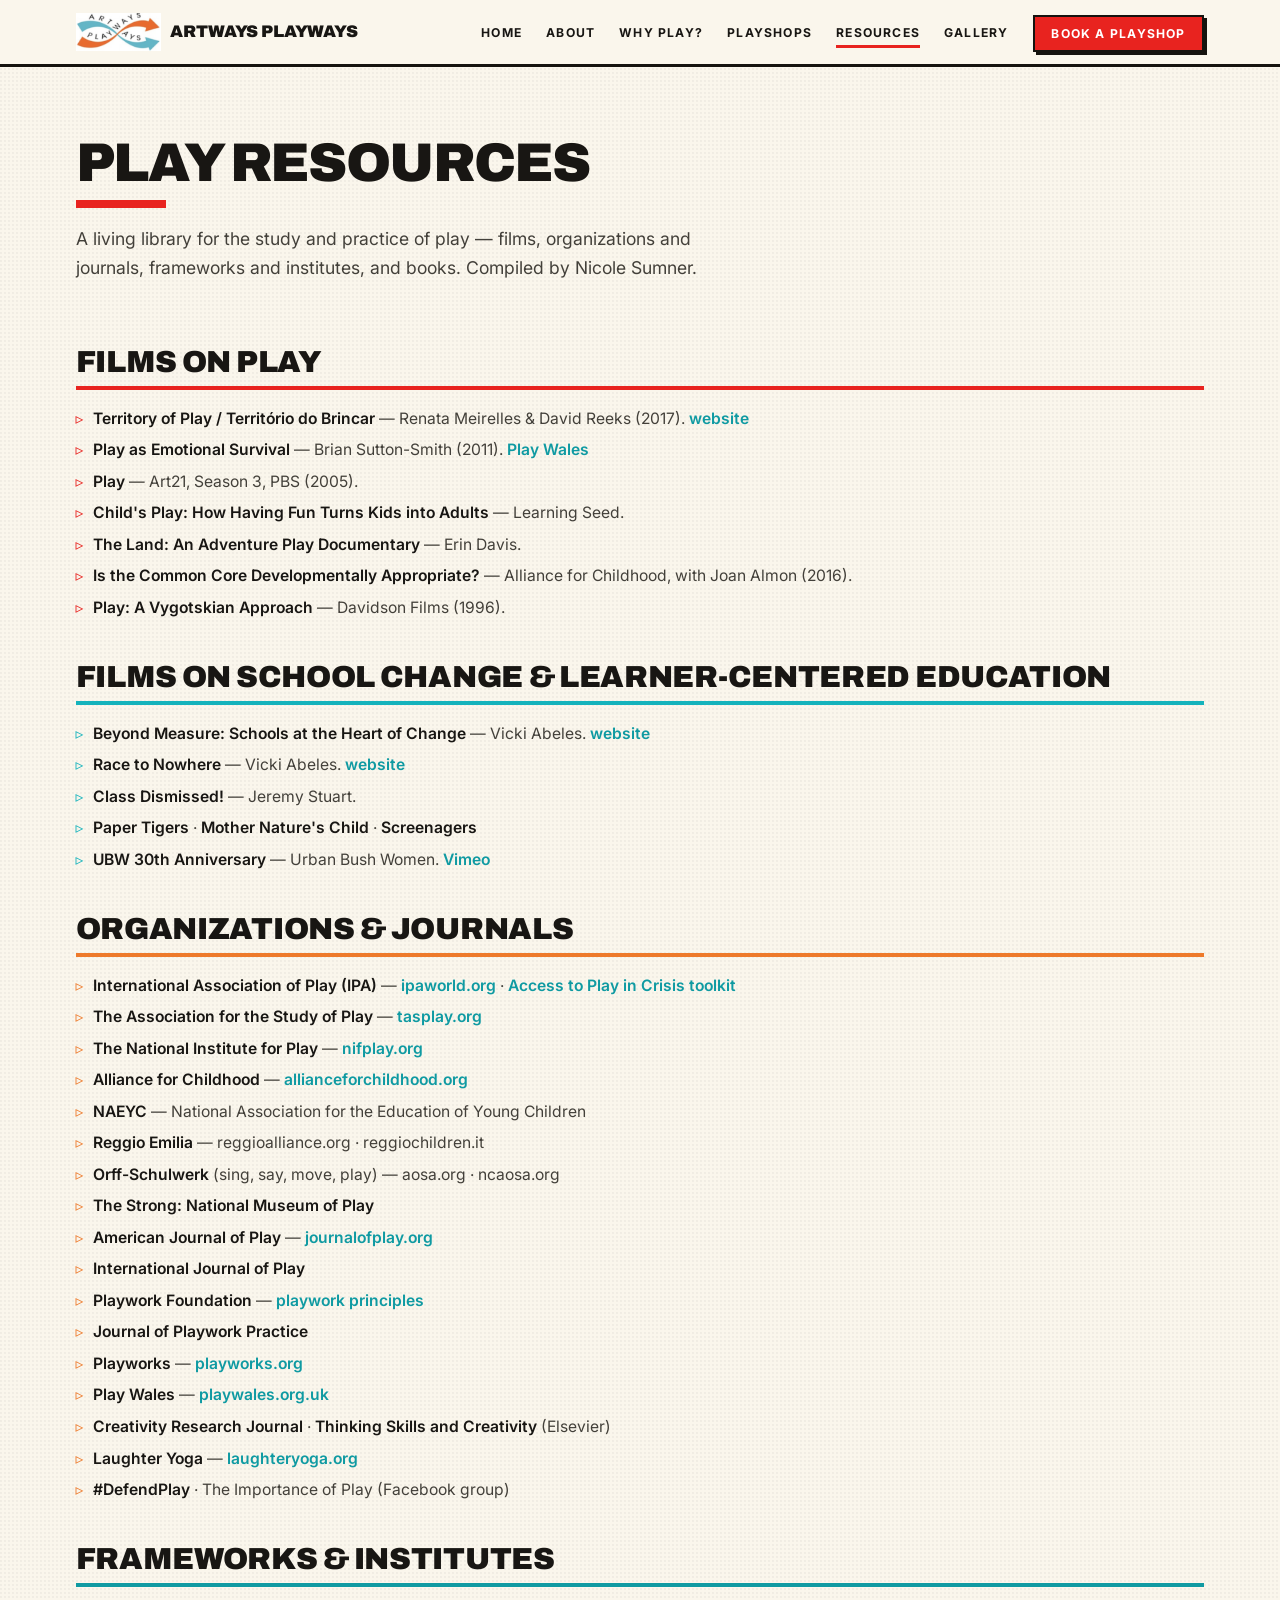
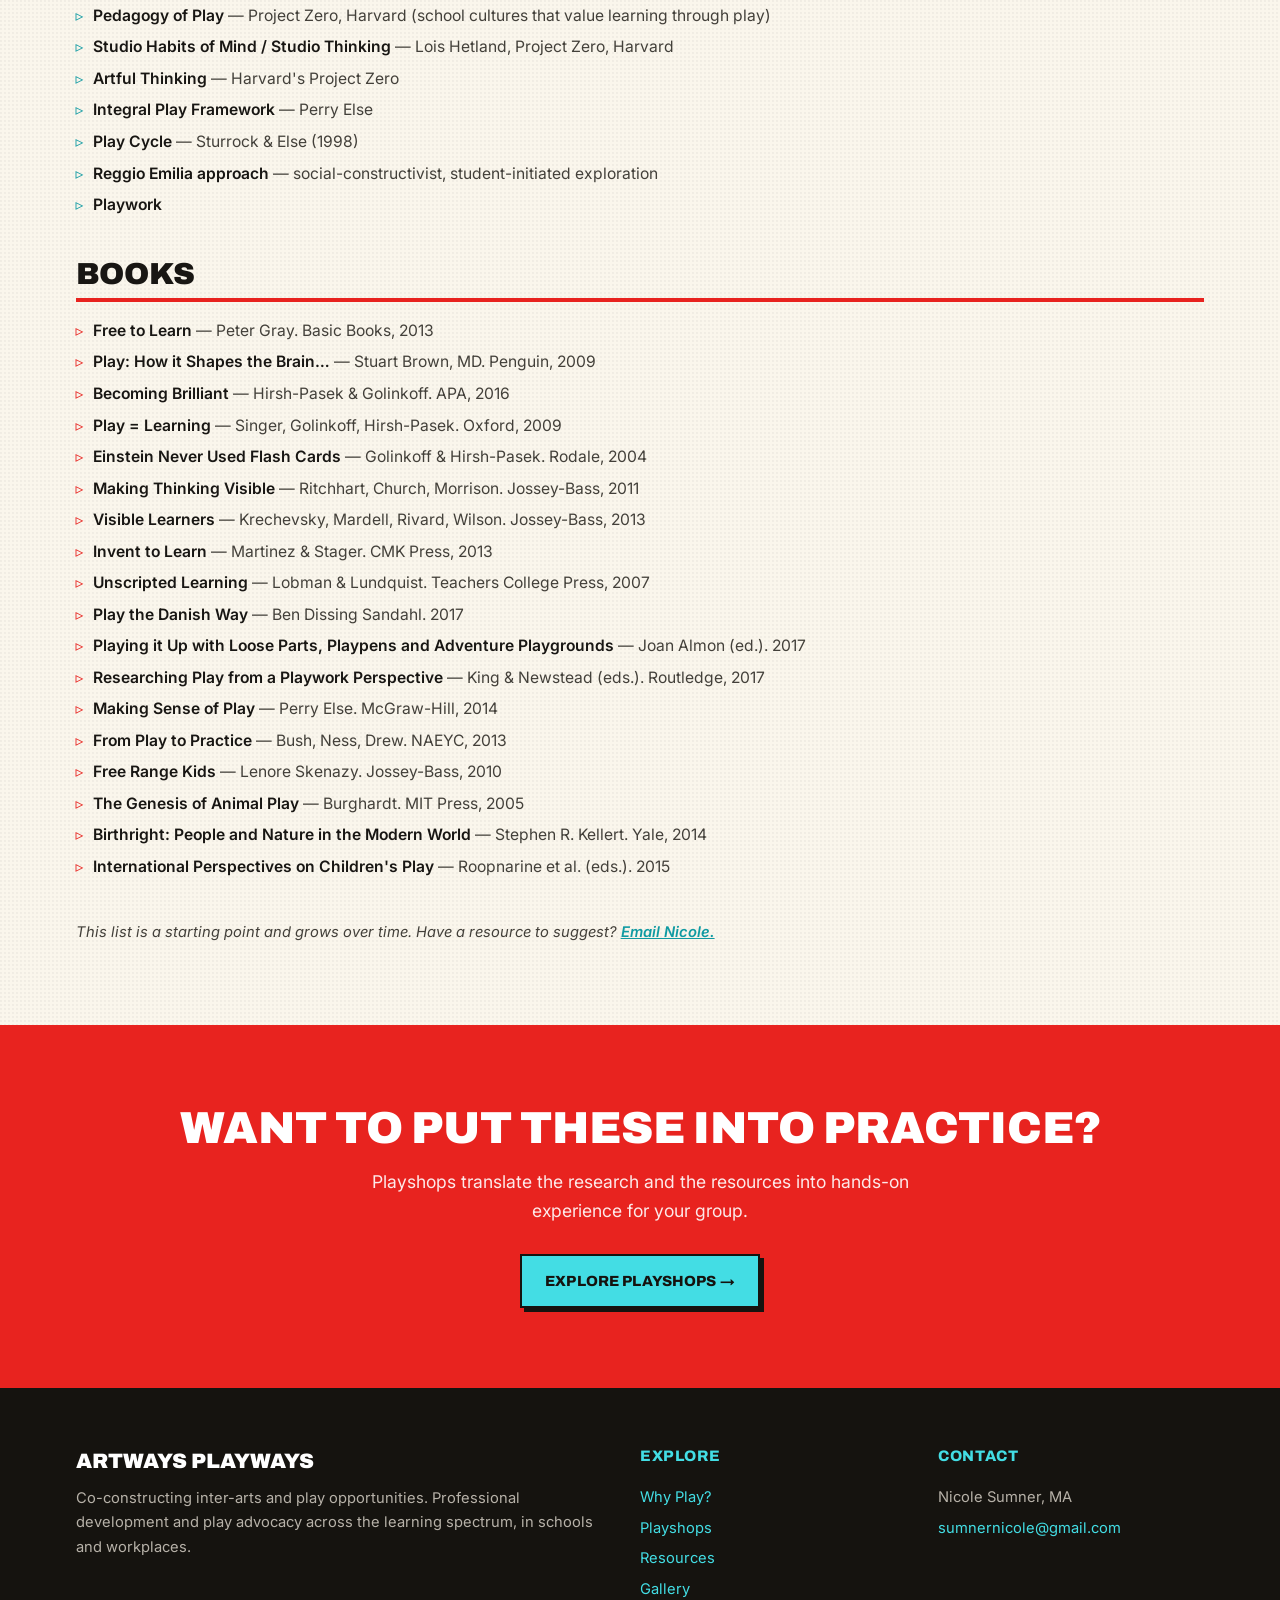
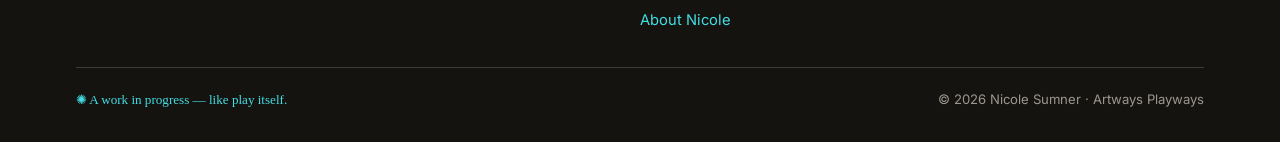
<file: resources.html>
<!DOCTYPE html>
<html lang="en">
<head>
  <meta charset="UTF-8">
  <meta name="viewport" content="width=device-width, initial-scale=1.0">
  <title>Play Resources — Artways Playways</title>
  <meta name="description" content="A curated library for the study and practice of play — films, organizations, journals, frameworks and books. Compiled by Nicole Sumner.">
  <link rel="preconnect" href="https://fonts.googleapis.com">
  <link rel="preconnect" href="https://fonts.gstatic.com" crossorigin>
  <link href="https://fonts.googleapis.com/css2?family=Archivo:wght@500;600;700;800;900&family=Permanent+Marker&family=Inter:wght@300;400;500;600;700&display=swap" rel="stylesheet">
  <link rel="stylesheet" href="css/style.css">
</head>
<body>
  <header class="site">
    <div class="nav-inner">
      <a href="index.html" class="brand"><img src="assets/img/logo.png" alt="" class="brand-logo"> Artways Playways</a>
      <button class="hamburger" aria-label="Menu"><span></span><span></span><span></span></button>
      <ul class="nav-links">
        <li><a href="index.html">Home</a></li>
        <li><a href="about.html">About</a></li>
        <li><a href="why-play.html">Why Play?</a></li>
        <li><a href="playshops.html">Playshops</a></li>
        <li><a href="resources.html" class="active">Resources</a></li>
        <li><a href="gallery.html">Gallery</a></li>
        <li><a href="mailto:sumnernicole@gmail.com" class="nav-cta">Book a Playshop</a></li>
      </ul>
    </div>
  </header>

  <section class="page-hero">
    <div class="wrap">
      <h1>Play Resources</h1>
      <p>A living library for the study and practice of play — films, organizations and journals, frameworks and institutes, and books. Compiled by Nicole Sumner.</p>
    </div>
  </section>

  <section class="block" style="padding-top:2.5rem;">
    <div class="wrap">

      <!-- TODO (Nicole's 2026-06-22 edits, item 1): add a "Featured Resources" group here —
           a mix of ~19 current videos, films, podcasts, websites & print publications on
           Play & Arts Integration (e.g. the Destiny Youth Arts film) — when Nicole provides
           the list. Structure ready (sits above "Films on Play" as the lead group):
      <div class="res-group" style="--rc:var(--orange)">
        <h2>Featured Resources</h2>
        <ul class="res-list res-cols">
          <li><b>Title</b> — creator/source (year). <a href="…" target="_blank" rel="noopener">link</a></li>
        </ul>
      </div>
      -->

      <div class="res-group" style="--rc:var(--red)">
        <h2>Films on Play</h2>
        <ul class="res-list">
          <li><b>Territory of Play / Território do Brincar</b> — Renata Meirelles &amp; David Reeks (2017). <a href="http://territoriodobrincar.com.br/" target="_blank" rel="noopener">website</a></li>
          <li><b>Play as Emotional Survival</b> — Brian Sutton-Smith (2011). <a href="http://www.playwales.org.uk/eng/ipa2011videos" target="_blank" rel="noopener">Play Wales</a></li>
          <li><b>Play</b> — Art21, Season 3, PBS (2005).</li>
          <li><b>Child's Play: How Having Fun Turns Kids into Adults</b> — Learning Seed.</li>
          <li><b>The Land: An Adventure Play Documentary</b> — Erin Davis.</li>
          <li><b>Is the Common Core Developmentally Appropriate?</b> — Alliance for Childhood, with Joan Almon (2016).</li>
          <li><b>Play: A Vygotskian Approach</b> — Davidson Films (1996).</li>
        </ul>
      </div>

      <div class="res-group" style="--rc:var(--cyan)">
        <h2>Films on School Change &amp; Learner-Centered Education</h2>
        <ul class="res-list">
          <li><b>Beyond Measure: Schools at the Heart of Change</b> — Vicki Abeles. <a href="http://beyondmeasurefilm.com" target="_blank" rel="noopener">website</a></li>
          <li><b>Race to Nowhere</b> — Vicki Abeles. <a href="http://www.racetonowhere.com" target="_blank" rel="noopener">website</a></li>
          <li><b>Class Dismissed!</b> — Jeremy Stuart.</li>
          <li><b>Paper Tigers</b> · <b>Mother Nature's Child</b> · <b>Screenagers</b></li>
          <li><b>UBW 30th Anniversary</b> — Urban Bush Women. <a href="https://vimeo.com/149164982" target="_blank" rel="noopener">Vimeo</a></li>
        </ul>
      </div>

      <div class="res-group" style="--rc:var(--orange)">
        <h2>Organizations &amp; Journals</h2>
        <ul class="res-list res-cols">
          <li><b>International Association of Play (IPA)</b> — <a href="http://ipaworld.org" target="_blank" rel="noopener">ipaworld.org</a> · <a href="http://ipaworld.org/wp-content/uploads/2017/07/IPA-A4-ACCESS-TO-PLAY-IN-SITUATIONS-OF-CRISIS-TOOLKIT-LR.pdf" target="_blank" rel="noopener">Access to Play in Crisis toolkit</a></li>
          <li><b>The Association for the Study of Play</b> — <a href="http://www.tasplay.org" target="_blank" rel="noopener">tasplay.org</a></li>
          <li><b>The National Institute for Play</b> — <a href="http://www.nifplay.org" target="_blank" rel="noopener">nifplay.org</a></li>
          <li><b>Alliance for Childhood</b> — <a href="http://www.allianceforchildhood.org" target="_blank" rel="noopener">allianceforchildhood.org</a></li>
          <li><b>NAEYC</b> — National Association for the Education of Young Children</li>
          <li><b>Reggio Emilia</b> — reggioalliance.org · reggiochildren.it</li>
          <li><b>Orff-Schulwerk</b> (sing, say, move, play) — aosa.org · ncaosa.org</li>
          <li><b>The Strong: National Museum of Play</b></li>
          <li><b>American Journal of Play</b> — <a href="http://www.journalofplay.org" target="_blank" rel="noopener">journalofplay.org</a></li>
          <li><b>International Journal of Play</b></li>
          <li><b>Playwork Foundation</b> — <a href="https://playworkfoundation.org/the-playwork-principles/" target="_blank" rel="noopener">playwork principles</a></li>
          <li><b>Journal of Playwork Practice</b></li>
          <li><b>Playworks</b> — <a href="https://www.playworks.org" target="_blank" rel="noopener">playworks.org</a></li>
          <li><b>Play Wales</b> — <a href="http://playwales.org.uk/eng/" target="_blank" rel="noopener">playwales.org.uk</a></li>
          <li><b>Creativity Research Journal</b> · <b>Thinking Skills and Creativity</b> (Elsevier)</li>
          <li><b>Laughter Yoga</b> — <a href="https://laughteryoga.org/" target="_blank" rel="noopener">laughteryoga.org</a></li>
          <li><b>#DefendPlay</b> · The Importance of Play (Facebook group)</li>
        </ul>
      </div>

      <div class="res-group" style="--rc:var(--cyan-deep)">
        <h2>Frameworks &amp; Institutes</h2>
        <ul class="res-list">
          <li><b>Pedagogy of Play</b> — Project Zero, Harvard (school cultures that value learning through play)</li>
          <li><b>Studio Habits of Mind / Studio Thinking</b> — Lois Hetland, Project Zero, Harvard</li>
          <li><b>Artful Thinking</b> — Harvard's Project Zero</li>
          <li><b>Integral Play Framework</b> — Perry Else</li>
          <li><b>Play Cycle</b> — Sturrock &amp; Else (1998)</li>
          <li><b>Reggio Emilia approach</b> — social-constructivist, student-initiated exploration</li>
          <li><b>Playwork</b></li>
        </ul>
      </div>

      <div class="res-group" style="--rc:var(--red)">
        <h2>Books</h2>
        <ul class="res-list res-cols">
          <li><b>Free to Learn</b> — Peter Gray. Basic Books, 2013</li>
          <li><b>Play: How it Shapes the Brain…</b> — Stuart Brown, MD. Penguin, 2009</li>
          <li><b>Becoming Brilliant</b> — Hirsh-Pasek &amp; Golinkoff. APA, 2016</li>
          <li><b>Play = Learning</b> — Singer, Golinkoff, Hirsh-Pasek. Oxford, 2009</li>
          <li><b>Einstein Never Used Flash Cards</b> — Golinkoff &amp; Hirsh-Pasek. Rodale, 2004</li>
          <li><b>Making Thinking Visible</b> — Ritchhart, Church, Morrison. Jossey-Bass, 2011</li>
          <li><b>Visible Learners</b> — Krechevsky, Mardell, Rivard, Wilson. Jossey-Bass, 2013</li>
          <li><b>Invent to Learn</b> — Martinez &amp; Stager. CMK Press, 2013</li>
          <li><b>Unscripted Learning</b> — Lobman &amp; Lundquist. Teachers College Press, 2007</li>
          <li><b>Play the Danish Way</b> — Ben Dissing Sandahl. 2017</li>
          <li><b>Playing it Up with Loose Parts, Playpens and Adventure Playgrounds</b> — Joan Almon (ed.). 2017</li>
          <li><b>Researching Play from a Playwork Perspective</b> — King &amp; Newstead (eds.). Routledge, 2017</li>
          <li><b>Making Sense of Play</b> — Perry Else. McGraw-Hill, 2014</li>
          <li><b>From Play to Practice</b> — Bush, Ness, Drew. NAEYC, 2013</li>
          <li><b>Free Range Kids</b> — Lenore Skenazy. Jossey-Bass, 2010</li>
          <li><b>The Genesis of Animal Play</b> — Burghardt. MIT Press, 2005</li>
          <li><b>Birthright: People and Nature in the Modern World</b> — Stephen R. Kellert. Yale, 2014</li>
          <li><b>International Perspectives on Children's Play</b> — Roopnarine et al. (eds.). 2015</li>
        </ul>
      </div>

      <p style="color:var(--ink-soft); font-size:0.92rem; font-style:italic;">This list is a starting point and grows over time. Have a resource to suggest? <a href="mailto:sumnernicole@gmail.com" style="color:var(--cyan-deep); font-weight:600;">Email Nicole.</a></p>

    </div>
  </section>

  <section class="block cta">
    <div class="wrap">
      <h2>Want to put these into practice?</h2>
      <p>Playshops translate the research and the resources into hands-on experience for your group.</p>
      <a href="playshops.html" class="btn btn-ghost">Explore Playshops →</a>
    </div>
  </section>

  <footer class="site">
    <div class="wrap">
      <div class="foot-grid">
        <div>
          <div class="foot-brand">Artways Playways</div>
          <p>Co-constructing inter-arts and play opportunities. Professional development and play advocacy across the learning spectrum, in schools and workplaces.</p>
        </div>
        <div>
          <h4>Explore</h4>
          <ul>
            <li><a href="why-play.html">Why Play?</a></li>
            <li><a href="playshops.html">Playshops</a></li>
            <li><a href="resources.html">Resources</a></li>
        <li><a href="gallery.html">Gallery</a></li>
            <li><a href="about.html">About Nicole</a></li>
          </ul>
        </div>
        <div>
          <h4>Contact</h4>
          <ul>
            <li>Nicole Sumner, MA</li>
            <li><a href="mailto:sumnernicole@gmail.com">sumnernicole@gmail.com</a></li>
          </ul>
        </div>
      </div>
      <div class="foot-bottom">
        <span class="inprogress-badge">✺ A work in progress — like play itself.</span>
        <span>© <span id="yr">2026</span> Nicole Sumner · Artways Playways</span>
      </div>
    </div>
  </footer>

  <script src="js/main.js"></script>
</body>
</html>
</file>
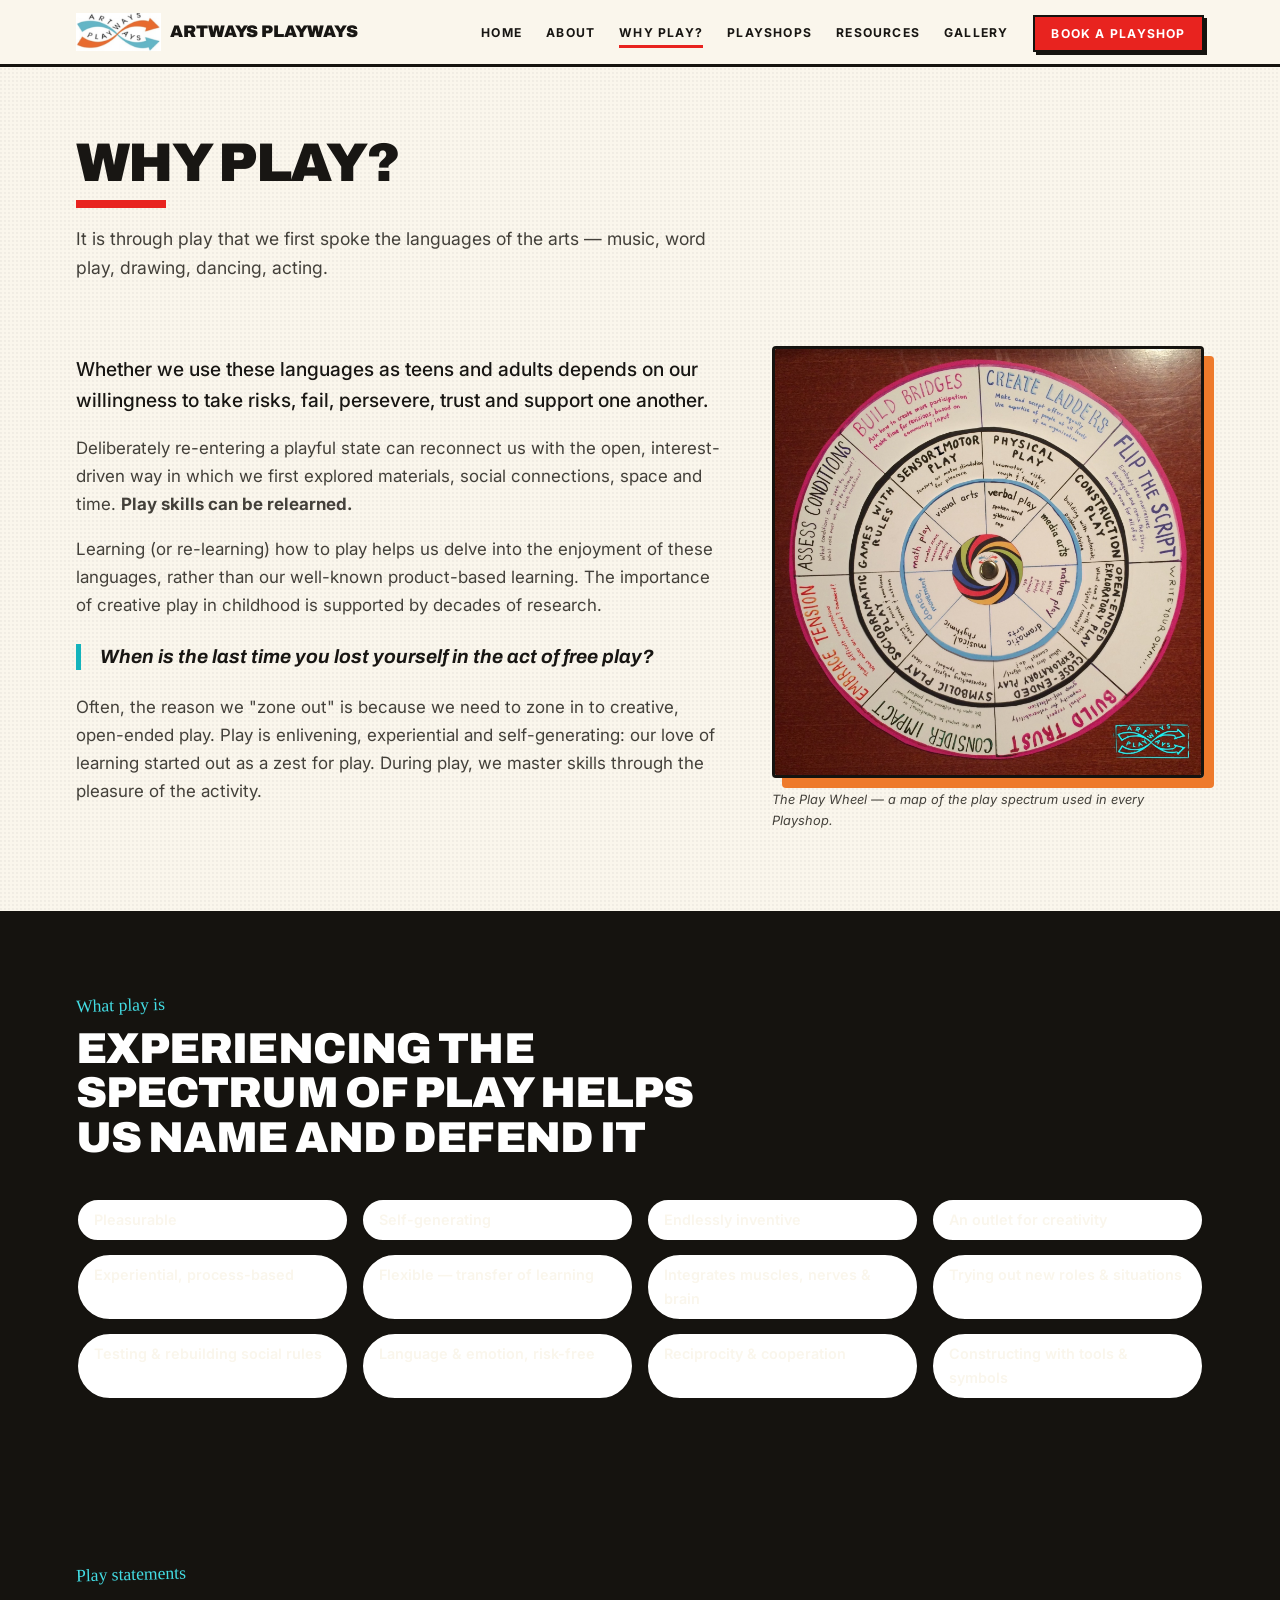
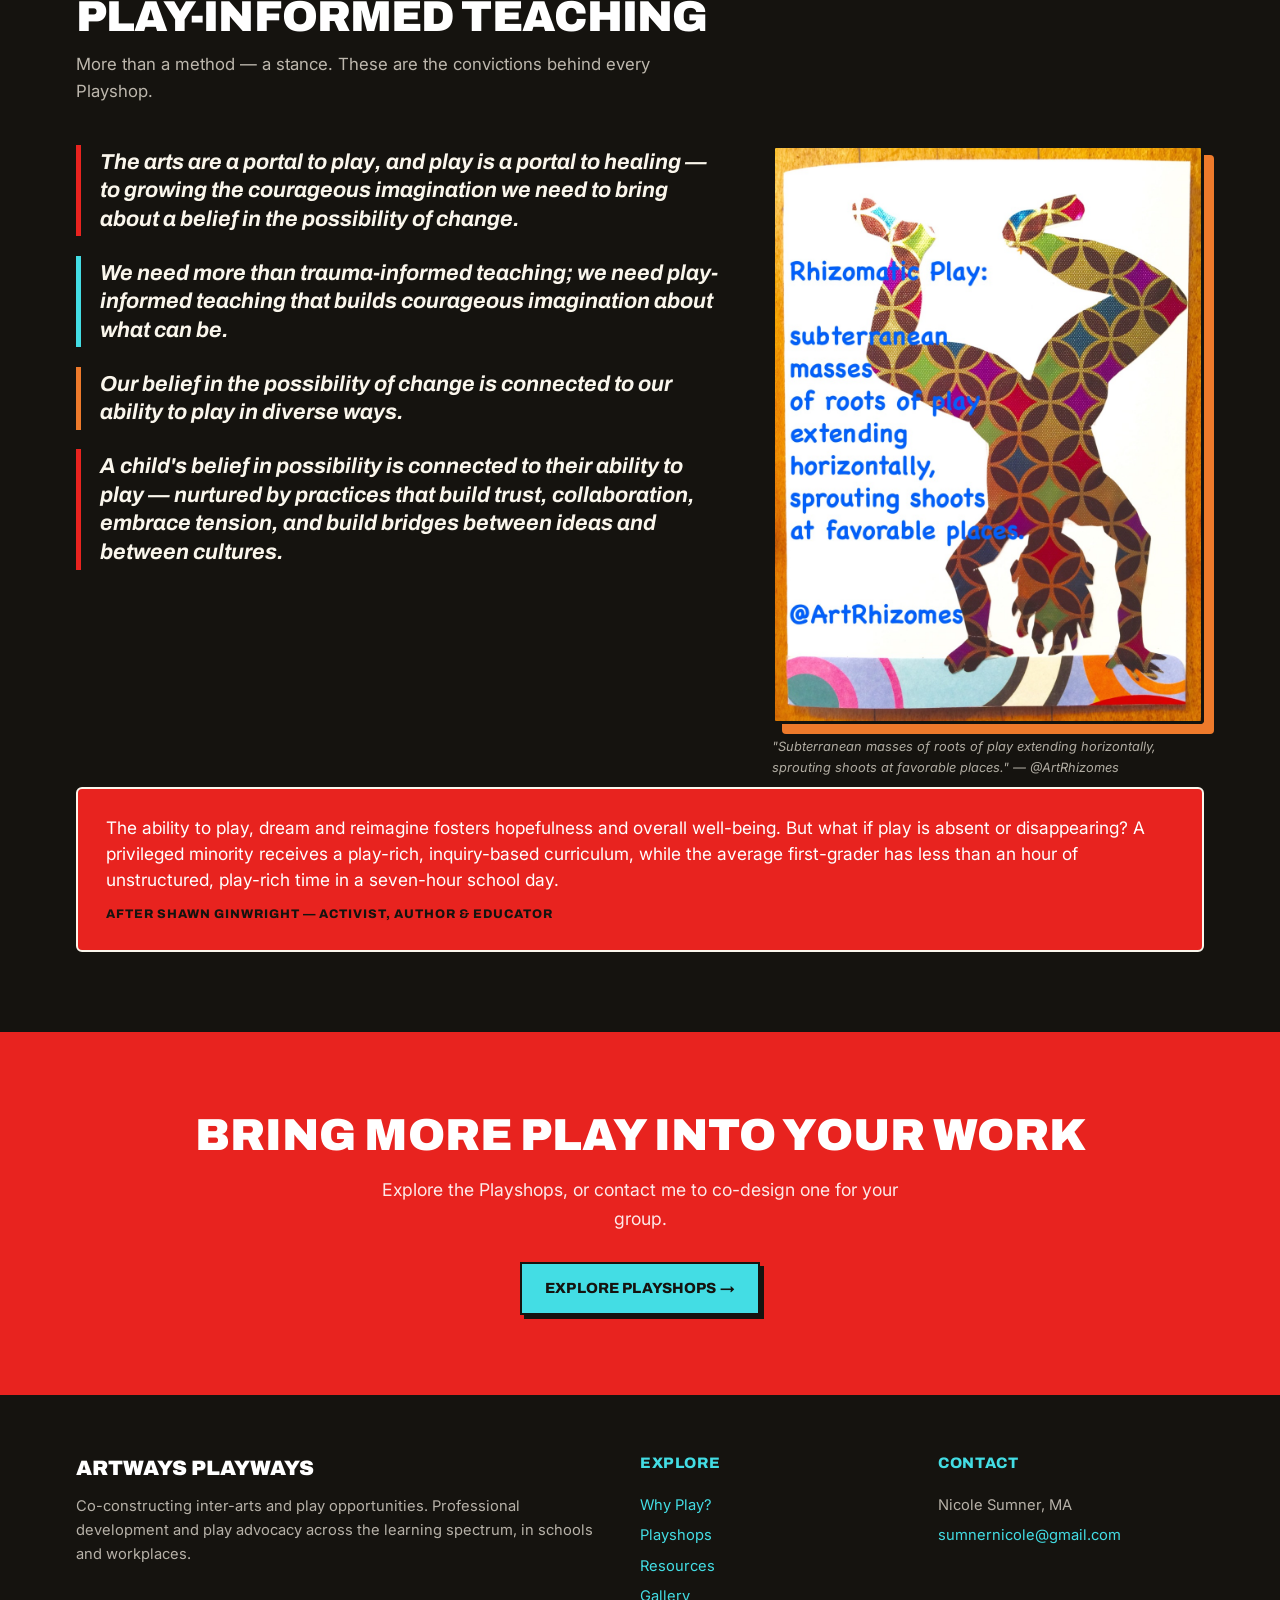
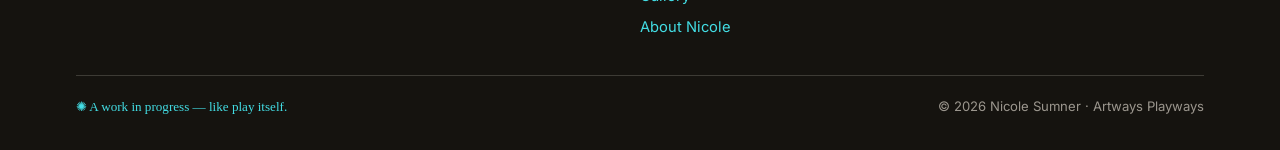
<file: why-play.html>
<!DOCTYPE html>
<html lang="en">
<head>
  <meta charset="UTF-8">
  <meta name="viewport" content="width=device-width, initial-scale=1.0">
  <title>Why Play? — Artways Playways</title>
  <meta name="description" content="Why play? The languages of the arts are inside all of us. Play is how we first learned them — and play skills can be relearned.">
  <link rel="preconnect" href="https://fonts.googleapis.com">
  <link rel="preconnect" href="https://fonts.gstatic.com" crossorigin>
  <link href="https://fonts.googleapis.com/css2?family=Archivo:wght@500;600;700;800;900&family=Permanent+Marker&family=Inter:wght@300;400;500;600;700&display=swap" rel="stylesheet">
  <link rel="stylesheet" href="css/style.css">
</head>
<body>
  <header class="site">
    <div class="nav-inner">
      <a href="index.html" class="brand"><img src="assets/img/logo.png" alt="" class="brand-logo"> Artways Playways</a>
      <button class="hamburger" aria-label="Menu"><span></span><span></span><span></span></button>
      <ul class="nav-links">
        <li><a href="index.html">Home</a></li>
        <li><a href="about.html">About</a></li>
        <li><a href="why-play.html" class="active">Why Play?</a></li>
        <li><a href="playshops.html">Playshops</a></li>
        <li><a href="resources.html">Resources</a></li>
        <li><a href="gallery.html">Gallery</a></li>
        <li><a href="mailto:sumnernicole@gmail.com" class="nav-cta">Book a Playshop</a></li>
      </ul>
    </div>
  </header>

  <section class="page-hero">
    <div class="wrap">
      <h1>Why Play?</h1>
      <p>It is through play that we first spoke the languages of the arts — music, word play, drawing, dancing, acting.</p>
    </div>
  </section>

  <section class="block" style="padding-top:2.5rem;">
    <div class="wrap">
      <div class="cols narrow">
        <div class="prose">
          <p class="lead">Whether we use these languages as teens and adults depends on our willingness to take risks, fail, persevere, trust and support one another.</p>
          <p>Deliberately re-entering a playful state can reconnect us with the open, interest-driven way in which we first explored materials, social connections, space and time. <strong>Play skills can be relearned.</strong></p>
          <p>Learning (or re-learning) how to play helps us delve into the enjoyment of these languages, rather than our well-known product-based learning. The importance of creative play in childhood is supported by decades of research.</p>
          <blockquote>When is the last time you lost yourself in the act of free play?</blockquote>
          <p>Often, the reason we "zone out" is because we need to zone in to creative, open-ended play. Play is enlivening, experiential and self-generating: our love of learning started out as a zest for play. During play, we master skills through the pleasure of the activity.</p>
        </div>
        <figure class="framed">
          <img src="assets/img/play-wheel.jpg" alt="Hand-drawn Play Wheel mapping kinds of play and the arts">
          <figcaption>The Play Wheel — a map of the play spectrum used in every Playshop.</figcaption>
        </figure>
      </div>
    </div>
  </section>

  <section class="block" style="background:var(--black); color:var(--paper);">
    <div class="wrap">
      <div class="section-head">
        <div class="kicker" style="color:var(--cyan-bright)">What play is</div>
        <h2 style="color:#fff;">Experiencing the spectrum of play helps us name and defend it</h2>
      </div>
      <div class="play-is">
        <span>Pleasurable</span>
        <span>Self-generating</span>
        <span>Endlessly inventive</span>
        <span>An outlet for creativity</span>
        <span>Experiential, process-based</span>
        <span>Flexible — transfer of learning</span>
        <span>Integrates muscles, nerves &amp; brain</span>
        <span>Trying out new roles &amp; situations</span>
        <span>Testing &amp; rebuilding social rules</span>
        <span>Language &amp; emotion, risk-free</span>
        <span>Reciprocity &amp; cooperation</span>
        <span>Constructing with tools &amp; symbols</span>
      </div>
    </div>
  </section>

  <!-- PLAY STATEMENTS -->
  <section class="block statements">
    <div class="wrap">
      <div class="section-head">
        <div class="kicker">Play statements</div>
        <h2>Play-informed teaching</h2>
        <p style="color:rgba(245,239,227,0.75)">More than a method — a stance. These are the convictions behind every Playshop.</p>
      </div>
      <div class="cols narrow" style="align-items:start;">
        <div style="display:grid; gap:1.2rem;">
          <p class="stmt">The arts are a portal to play, and play is a portal to healing — to growing the courageous imagination we need to bring about a belief in the possibility of change.</p>
          <p class="stmt cyan">We need more than trauma-informed teaching; we need play-informed teaching that builds courageous imagination about what can be.</p>
          <p class="stmt orange">Our belief in the possibility of change is connected to our ability to play in diverse ways.</p>
          <p class="stmt">A child's belief in possibility is connected to their ability to play — nurtured by practices that build trust, collaboration, embrace tension, and build bridges between ideas and between cultures.</p>
        </div>
        <figure class="framed">
          <img src="assets/img/rhizomatic-play.jpg" alt="Rhizomatic Play poster: a brightly patterned figure in a handstand">
          <figcaption style="color:rgba(245,239,227,0.7)">"Subterranean masses of roots of play extending horizontally, sprouting shoots at favorable places." — @ArtRhizomes</figcaption>
        </figure>
      </div>
      <div class="stat-callout">
        <p>The ability to play, dream and reimagine fosters hopefulness and overall well-being. But what if play is absent or disappearing? A privileged minority receives a play-rich, inquiry-based curriculum, while the average first-grader has less than an hour of unstructured, play-rich time in a seven-hour school day.</p>
        <cite>after Shawn Ginwright — activist, author &amp; educator</cite>
      </div>
    </div>
  </section>

  <section class="block cta">
    <div class="wrap">
      <h2>Bring more play into your work</h2>
      <p>Explore the Playshops, or contact me to co-design one for your group.</p>
      <a href="playshops.html" class="btn btn-ghost">Explore Playshops →</a>
    </div>
  </section>

  <footer class="site">
    <div class="wrap">
      <div class="foot-grid">
        <div>
          <div class="foot-brand">Artways Playways</div>
          <p>Co-constructing inter-arts and play opportunities. Professional development and play advocacy across the learning spectrum, in schools and workplaces.</p>
        </div>
        <div>
          <h4>Explore</h4>
          <ul>
            <li><a href="why-play.html">Why Play?</a></li>
            <li><a href="playshops.html">Playshops</a></li>
        <li><a href="resources.html">Resources</a></li>
        <li><a href="gallery.html">Gallery</a></li>
            <li><a href="about.html">About Nicole</a></li>
          </ul>
        </div>
        <div>
          <h4>Contact</h4>
          <ul>
            <li>Nicole Sumner, MA</li>
            <li><a href="mailto:sumnernicole@gmail.com">sumnernicole@gmail.com</a></li>
          </ul>
        </div>
      </div>
      <div class="foot-bottom">
        <span class="inprogress-badge">✺ A work in progress — like play itself.</span>
        <span>© <span id="yr">2026</span> Nicole Sumner · Artways Playways</span>
      </div>
    </div>
  </footer>

  <script src="js/main.js"></script>
</body>
</html>
</file>
<file: css/style.css>
/* ============================================================
   Artways Playways — Nicole Sumner
   Brand: red / black / cyan / orange, activist-poster energy,
   hand-lettered accents. Built crisp.
   Type: Archivo (poster sans) + Permanent Marker (hand accent)
         + Inter (body). Shared with the Courageous Teachers site.
   ============================================================ */

:root {
  --ink:        #181613;
  --ink-soft:   #43403a;
  --paper:      #faf6ec;
  --paper-2:    #f0e8d6;
  --card:       #ffffff;

  --red:        #e8231f;
  --red-deep:   #c11a17;
  --cyan:       #14b3bc;
  --cyan-deep:  #0f9aa2;
  --cyan-bright:#43dde4;
  --orange:     #ee7a2b;
  --orange-deep:#d4631a;
  --black:      #15130f;

  --line:       rgba(24, 22, 19, 0.16);
  --line-soft:  rgba(24, 22, 19, 0.08);
  --shadow:     0 16px 36px -22px rgba(24, 22, 19, 0.55);

  --font-display: 'Archivo', system-ui, sans-serif;
  --font-marker:  'Permanent Marker', 'Comic Sans MS', cursive;
  --font-body:    'Inter', system-ui, -apple-system, sans-serif;

  --maxw: 1180px;
}

*, *::before, *::after { margin: 0; padding: 0; box-sizing: border-box; }
html { scroll-behavior: smooth; }

body {
  font-family: var(--font-body);
  color: var(--ink);
  background: var(--paper);
  font-weight: 400; line-height: 1.65;
  -webkit-font-smoothing: antialiased;
  background-image: radial-gradient(circle at 1px 1px, rgba(24,22,19,0.04) 1px, transparent 0);
  background-size: 4px 4px;
}
a { color: inherit; }
img { max-width: 100%; display: block; }
.wrap { max-width: var(--maxw); margin: 0 auto; padding: 0 1.6rem; }

/* ---------------- NAV ---------------- */
header.site {
  position: fixed; top: 0; left: 0; width: 100%; z-index: 1000;
  background: var(--paper);
  border-bottom: 3px solid var(--black);
}
.nav-inner {
  max-width: var(--maxw); margin: 0 auto; height: 64px; padding: 0 1.6rem;
  display: flex; align-items: center; justify-content: space-between;
}
.brand {
  font-family: var(--font-display); font-weight: 900; font-size: 1.05rem;
  letter-spacing: -0.01em; text-transform: uppercase; text-decoration: none;
  color: var(--ink); line-height: 1; display: flex; align-items: center; gap: 0.6rem;
}
.brand-logo { height: 38px; width: auto; display: block; }
.nav-links { display: flex; gap: 1.5rem; list-style: none; align-items: center; }
.nav-links a {
  text-decoration: none; font-weight: 700; font-size: 0.76rem;
  letter-spacing: 0.1em; text-transform: uppercase; color: var(--ink);
  position: relative; padding: 0.4rem 0;
}
.nav-links a::after {
  content: ''; position: absolute; left: 0; bottom: -1px; height: 3px; width: 0;
  background: var(--red); transition: width .2s;
}
.nav-links a:hover::after, .nav-links a.active::after { width: 100%; }
.nav-cta {
  background: var(--red); color: #fff !important; padding: 0.55rem 1.05rem !important;
  border: 2px solid var(--black); box-shadow: 3px 3px 0 var(--black);
  text-transform: uppercase !important; transition: transform .12s, box-shadow .12s;
}
.nav-cta::after { display: none; }
.nav-cta:hover { transform: translate(-1px,-1px); box-shadow: 4px 4px 0 var(--black); }

.hamburger { display: none; flex-direction: column; gap: 5px; background: none; border: none; cursor: pointer; padding: 6px; }
.hamburger span { width: 26px; height: 3px; background: var(--black); display: block; transition: .2s; }

/* ---------------- HERO ---------------- */
.hero {
  position: relative; min-height: 92vh; display: flex; align-items: center;
  background:
    repeating-linear-gradient(135deg, rgba(24,22,19,0.025) 0 2px, transparent 2px 22px),
    var(--paper);
  overflow: hidden; padding-bottom: 3rem;
}
.hero-inner { position: relative; z-index: 2; max-width: var(--maxw); margin: 0 auto; padding: 8rem 1.6rem 3rem; width: 100%;
  display: grid; grid-template-columns: 1.15fr 0.85fr; gap: 2.5rem; align-items: center; }
.hero-art { position: relative; }
.hero-art img { border: 3px solid var(--black); box-shadow: 10px 10px 0 var(--cyan); border-radius: 4px; }

.sticky-badge {
  position: absolute; top: -1.4rem; right: -0.8rem; z-index: 5;
  background: var(--cyan-bright); color: var(--black);
  font-family: var(--font-marker); font-size: 1rem; line-height: 1.2; text-align: center;
  padding: 0.8rem 1rem; border: 2px solid var(--black);
  transform: rotate(-7deg); box-shadow: 5px 5px 0 rgba(24,22,19,0.25);
}

.title-stack { display: inline-flex; flex-direction: column; align-items: flex-start; gap: 0.4rem; margin-bottom: 1.4rem; }
.bar {
  font-family: var(--font-display); font-weight: 900; line-height: 0.98;
  letter-spacing: -0.02em; padding: 0.16em 0.32em; display: inline-block;
  text-transform: uppercase;
}
.bar-red { background: var(--red); color: var(--black); font-size: clamp(2rem, 5vw, 3.6rem); transform: rotate(-1deg); }
.bar-black { background: var(--black); color: #fff; font-size: clamp(2.2rem, 5.6vw, 4rem); margin-left: 0.4rem; }
.bar-black .marker { font-family: var(--font-marker); font-weight: 400; color: var(--cyan-bright); letter-spacing: 0; text-transform: none; }

.hero .lede { font-size: clamp(1.05rem, 1.8vw, 1.24rem); max-width: 46ch; color: var(--ink-soft); margin-bottom: 1.6rem; }

.play-as-if { border-left: 5px solid var(--red); padding-left: 1.1rem; margin-bottom: 1.8rem; }
.play-as-if p { font-family: var(--font-display); font-weight: 700; font-style: italic; font-size: clamp(1.02rem, 1.6vw, 1.18rem); line-height: 1.4; color: var(--ink); }
.play-as-if .em { color: var(--red); }

.hero-actions { display: flex; gap: 1rem; flex-wrap: wrap; }
.btn {
  display: inline-flex; align-items: center; gap: 0.5rem; cursor: pointer;
  font-family: var(--font-display); font-weight: 800; font-size: 0.92rem;
  letter-spacing: 0.01em; text-transform: uppercase; text-decoration: none;
  padding: 0.8rem 1.45rem; border: 2px solid var(--black);
  box-shadow: 4px 4px 0 var(--black); transition: transform .12s, box-shadow .12s, background .15s;
}
.btn:hover { transform: translate(-2px,-2px); box-shadow: 6px 6px 0 var(--black); }
.btn-primary { background: var(--red); color: #fff; }
.btn-primary:hover { background: var(--red-deep); }
.btn-ghost { background: var(--cyan-bright); color: var(--black); }
.btn-orange { background: var(--orange); color: #fff; }
.btn-orange:hover { background: var(--orange-deep); }

/* ---------------- SECTION SHELL ---------------- */
section.block { padding: 5rem 0; }
.section-head { max-width: 64ch; margin-bottom: 2.4rem; }
.section-head.center { margin-left: auto; margin-right: auto; text-align: center; }
.section-head .kicker {
  font-family: var(--font-marker); font-size: 1.1rem; color: var(--red);
  margin-bottom: 0.4rem; transform: rotate(-1.5deg); display: inline-block;
}
.section-head h2 {
  font-family: var(--font-display); font-weight: 900; text-transform: uppercase;
  font-size: clamp(1.7rem, 3.6vw, 2.7rem); line-height: 1.03; letter-spacing: -0.02em;
  margin-bottom: 0.7rem;
}
.section-head p { color: var(--ink-soft); font-size: 1.05rem; }

/* ---------------- AUDIENCE GRID ---------------- */
.aud-grid { display: grid; grid-template-columns: repeat(auto-fill, minmax(230px,1fr)); gap: 1.1rem; }
.aud-card {
  display: block; text-decoration: none; color: var(--ink);
  background: var(--card); border: 2px solid var(--black); border-radius: 6px;
  padding: 1.4rem; position: relative; overflow: hidden;
  transition: transform .14s, box-shadow .14s;
}
.aud-card::before { content: ''; position: absolute; left: 0; top: 0; right: 0; height: 8px; background: var(--ac, var(--red)); }
.aud-card:hover { transform: translate(-3px,-3px); box-shadow: 7px 7px 0 var(--ac, var(--red)); }
.aud-card h3 { font-family: var(--font-display); font-weight: 800; text-transform: uppercase; font-size: 1.2rem; margin: 0.5rem 0 0.4rem; line-height: 1.08; }
.aud-card p { font-size: 0.92rem; color: var(--ink-soft); }
.aud-card .go { margin-top: 0.9rem; font-family: var(--font-display); font-weight: 800; font-size: 0.76rem; text-transform: uppercase; letter-spacing: 0.04em; color: var(--ac, var(--red)); }

/* ---------------- TWO-COLUMN CONTENT ---------------- */
.cols { display: grid; grid-template-columns: 1fr 1fr; gap: 3rem; align-items: center; }
.cols.narrow { grid-template-columns: 1.2fr 0.8fr; }
.prose { max-width: 65ch; }
.prose p { margin-bottom: 1.1rem; color: var(--ink-soft); font-size: 1.06rem; }
.prose p.lead { font-size: 1.2rem; color: var(--ink); font-weight: 500; }
.prose h3 { font-family: var(--font-display); font-weight: 800; text-transform: uppercase; font-size: 1.3rem; margin: 1.8rem 0 0.7rem; letter-spacing: -0.01em; }
.prose ul { margin: 0 0 1.2rem 1.2rem; }
.prose li { margin-bottom: 0.4rem; color: var(--ink-soft); }
.prose blockquote { font-family: var(--font-display); font-style: italic; font-weight: 700; font-size: 1.2rem; line-height: 1.35; border-left: 5px solid var(--cyan); padding-left: 1.2rem; margin: 1.5rem 0; color: var(--ink); }
.framed img { border: 3px solid var(--black); border-radius: 4px; box-shadow: 10px 10px 0 var(--orange); }
.framed.cyan img { box-shadow: 10px 10px 0 var(--cyan); }
.framed figcaption { font-size: 0.8rem; color: var(--ink-soft); margin-top: 0.7rem; font-style: italic; }

/* ---------------- PAGE HERO (interior) ---------------- */
.page-hero { padding: 8.5rem 0 1.5rem; }
.page-hero h1 { font-family: var(--font-display); font-weight: 900; text-transform: uppercase; font-size: clamp(2.2rem,5vw,3.4rem); letter-spacing: -0.025em; line-height: 1; }
.page-hero h1::after { content: ''; display: block; width: 90px; height: 8px; background: var(--red); margin-top: 0.6rem; }
.page-hero p { color: var(--ink-soft); font-size: 1.1rem; max-width: 60ch; margin-top: 1rem; }

/* ---------------- PLAYSHOPS ---------------- */
.ps-list { display: grid; gap: 1.3rem; }
.ps-card {
  background: var(--card); border: 2px solid var(--black); border-radius: 6px;
  padding: 1.6rem 1.7rem; box-shadow: var(--shadow);
  border-left: 8px solid var(--ps, var(--red));
}
.ps-card h3 { font-family: var(--font-display); font-weight: 800; text-transform: uppercase; font-size: 1.25rem; letter-spacing: -0.01em; margin-bottom: 0.2rem; }
.ps-card .who { font-family: var(--font-marker); color: var(--ps, var(--red)); font-size: 0.95rem; margin-bottom: 0.6rem; }
.ps-card p { color: var(--ink-soft); font-size: 1rem; }

.theme-grid { display: grid; grid-template-columns: repeat(auto-fill, minmax(300px,1fr)); gap: 1.2rem; }
.theme-card { background: var(--card); border: 2px solid var(--black); border-radius: 6px; padding: 1.4rem; }
.theme-card h3 { font-family: var(--font-display); font-weight: 800; text-transform: uppercase; font-size: 1.05rem; margin-bottom: 0.7rem; padding-bottom: 0.5rem; border-bottom: 3px solid var(--tc, var(--cyan)); }
.theme-card ul { list-style: none; }
.theme-card li { font-size: 0.92rem; padding: 0.28rem 0; color: var(--ink-soft); border-bottom: 1px solid var(--line-soft); }

/* ---------------- TESTIMONIALS ---------------- */
.t-grid { display: grid; grid-template-columns: repeat(auto-fill, minmax(300px,1fr)); gap: 1.3rem; }
.t-card { background: var(--paper); border: 2px solid var(--black); border-radius: 6px; padding: 1.5rem; position: relative; box-shadow: 5px 5px 0 var(--cyan); }
.t-card::before { content: '\201C'; font-family: var(--font-display); font-weight: 900; font-size: 3.5rem; color: var(--red); position: absolute; top: 0.2rem; left: 0.8rem; line-height: 1; opacity: 0.3; }
.t-card p { font-size: 0.98rem; font-style: italic; color: var(--ink); margin: 0.8rem 0 0.9rem; position: relative; z-index: 1; }
.t-card cite { font-style: normal; font-family: var(--font-display); font-weight: 700; font-size: 0.82rem; text-transform: uppercase; letter-spacing: 0.03em; color: var(--red); }

/* ---------------- WHY-PLAY LIST ---------------- */
.play-is { display: grid; grid-template-columns: repeat(auto-fill, minmax(240px,1fr)); gap: 0.7rem; margin-top: 1.5rem; }
.play-is span { background: var(--card); border: 2px solid var(--black); border-radius: 100px; padding: 0.5rem 1rem; font-weight: 600; font-size: 0.9rem; }

/* ---------------- PLAY STATEMENTS ---------------- */
.statements { background: var(--black); color: var(--paper); }
.statements .section-head h2 { color: #fff; }
.statements .kicker { color: var(--cyan-bright); }
.stmt-grid { display: grid; grid-template-columns: 1fr 1fr; gap: 1.4rem; align-items: start; }
.stmt {
  font-family: var(--font-display); font-weight: 700; font-style: italic;
  font-size: clamp(1.1rem, 1.7vw, 1.35rem); line-height: 1.32; color: var(--paper);
  border-left: 5px solid var(--red); padding: 0.2rem 0 0.2rem 1.2rem;
}
.stmt.cyan { border-color: var(--cyan-bright); }
.stmt.orange { border-color: var(--orange); }
.stat-callout {
  grid-column: 1 / -1; background: var(--red); color: #fff; border: 2px solid var(--paper);
  border-radius: 6px; padding: 1.6rem 1.8rem; margin-top: 0.6rem;
}
.stat-callout p { font-size: 1.08rem; line-height: 1.5; color: #fff; }
.stat-callout cite { display: block; margin-top: 0.7rem; font-style: normal; font-family: var(--font-display); font-weight: 800; font-size: 0.78rem; letter-spacing: 0.08em; text-transform: uppercase; color: var(--black); }

/* ---------------- RESOURCES ---------------- */
.res-group { margin-bottom: 2.6rem; }
.res-group h2 {
  font-family: var(--font-display); font-weight: 900; text-transform: uppercase;
  font-size: clamp(1.3rem, 2.6vw, 1.9rem); letter-spacing: -0.01em; line-height: 1.05;
  padding-bottom: 0.5rem; border-bottom: 4px solid var(--rc, var(--red)); margin-bottom: 1.1rem;
}
.res-list { list-style: none; display: grid; gap: 0.55rem; }
.res-list li { font-size: 0.98rem; color: var(--ink-soft); padding-left: 1.1rem; position: relative; line-height: 1.45; }
.res-list li::before { content: '▹'; position: absolute; left: 0; color: var(--rc, var(--red)); font-weight: 700; }
.res-list li b { color: var(--ink); font-weight: 600; }
.res-list a { color: var(--cyan-deep); font-weight: 600; text-decoration: none; }
.res-list a:hover { text-decoration: underline; }
.res-cols { columns: 2; column-gap: 2.4rem; }
.res-cols .res-list li { break-inside: avoid; margin-bottom: 0.55rem; }
@media (max-width: 760px) { .res-cols { columns: 1; } .stmt-grid { grid-template-columns: 1fr; } }

/* ---------------- GALLERY INDEX ---------------- */
.gal-cards { display: grid; grid-template-columns: repeat(auto-fill, minmax(280px,1fr)); gap: 1.4rem; }
.gal-cat {
  display: block; text-decoration: none; color: var(--ink);
  border: 2px solid var(--black); border-radius: 6px; overflow: hidden;
  background: var(--card); transition: transform .14s, box-shadow .14s;
}
.gal-cat:hover { transform: translate(-3px,-3px); box-shadow: 7px 7px 0 var(--gc, var(--red)); }
.gal-cat .cover { aspect-ratio: 4/3; overflow: hidden; border-bottom: 2px solid var(--black); }
.gal-cat .cover img { width: 100%; height: 100%; object-fit: cover; }
.gal-cat .meta { padding: 1rem 1.2rem; }
.gal-cat h3 { font-family: var(--font-display); font-weight: 800; text-transform: uppercase; font-size: 1.12rem; letter-spacing: -0.01em; }
.gal-cat .cnt { font-family: var(--font-display); font-weight: 800; font-size: 0.74rem; text-transform: uppercase; letter-spacing: 0.08em; color: var(--gc, var(--red)); margin-top: 0.3rem; }

/* ---------------- GALLERY GRID ---------------- */
.gallery-grid { display: grid; grid-template-columns: repeat(auto-fill, minmax(220px,1fr)); gap: 0.9rem; }
.gallery-item {
  cursor: pointer; border: 2px solid var(--black); border-radius: 4px; overflow: hidden;
  background: var(--card); aspect-ratio: 1/1; transition: transform .12s, box-shadow .12s;
}
.gallery-item:hover { transform: translate(-2px,-2px); box-shadow: 5px 5px 0 var(--cyan); }
.gallery-item img { width: 100%; height: 100%; object-fit: cover; display: block; }
.gal-back { font-family: var(--font-display); font-weight: 800; font-size: 0.8rem; text-transform: uppercase; letter-spacing: 0.06em; color: var(--red); text-decoration: none; }
.gal-back:hover { text-decoration: underline; }

/* ---------------- LIGHTBOX ---------------- */
.lightbox { display: none; position: fixed; inset: 0; z-index: 2000; background: rgba(21,19,15,0.94); }
.lightbox.active { display: flex; align-items: center; justify-content: center; }
.lightbox-img { max-width: 90vw; max-height: 86vh; border: 3px solid var(--paper); box-shadow: 0 10px 40px rgba(0,0,0,0.6); }
.lightbox button {
  position: absolute; background: var(--red); color: #fff; border: 2px solid var(--paper);
  font-family: var(--font-display); font-weight: 900; cursor: pointer; line-height: 1;
  width: 48px; height: 48px; display: flex; align-items: center; justify-content: center;
  font-size: 1.6rem; transition: transform .12s;
}
.lightbox button:hover { transform: scale(1.08); }
.lightbox-close { top: 1.2rem; right: 1.2rem; }
.lightbox-prev { left: 1.2rem; top: 50%; transform: translateY(-50%); }
.lightbox-next { right: 1.2rem; top: 50%; transform: translateY(-50%); }
.lightbox-prev:hover, .lightbox-next:hover { transform: translateY(-50%) scale(1.08); }

/* ---------------- CTA STRIP ---------------- */
.cta { background: var(--red); color: #fff; text-align: center; }
.cta h2 { font-family: var(--font-display); font-weight: 900; text-transform: uppercase; font-size: clamp(1.8rem,4vw,2.8rem); line-height: 1.04; margin-bottom: 1rem; color: #fff; }
.cta p { max-width: 50ch; margin: 0 auto 1.8rem; font-size: 1.1rem; color: rgba(255,255,255,0.9); }

/* ---------------- FOOTER ---------------- */
footer.site { background: var(--black); color: var(--paper); padding: 3.5rem 0 2rem; }
.foot-grid { display: grid; grid-template-columns: 2fr 1fr 1fr; gap: 2rem; margin-bottom: 2rem; }
footer.site h4 { font-family: var(--font-display); font-weight: 800; text-transform: uppercase; font-size: 0.95rem; margin-bottom: 0.8rem; color: var(--cyan-bright); letter-spacing: 0.04em; }
footer.site p, footer.site li { color: rgba(245,239,227,0.72); font-size: 0.92rem; }
footer.site ul { list-style: none; }
footer.site li { padding: 0.2rem 0; }
footer.site a { color: var(--cyan-bright); text-decoration: none; }
footer.site a:hover { text-decoration: underline; }
.foot-brand { font-family: var(--font-display); font-weight: 900; text-transform: uppercase; font-size: 1.3rem; color: #fff; margin-bottom: 0.5rem; }
.foot-bottom { border-top: 1px solid rgba(245,239,227,0.18); padding-top: 1.3rem; display: flex; justify-content: space-between; flex-wrap: wrap; gap: 0.6rem; font-size: 0.82rem; color: rgba(245,239,227,0.6); }
.inprogress-badge { font-family: var(--font-marker); color: var(--cyan-bright); }

/* ---------------- RESPONSIVE ---------------- */
@media (max-width: 860px) {
  .hero-inner { grid-template-columns: 1fr; padding-top: 7rem; }
  .hero-art { order: -1; max-width: 420px; }
  .cols, .cols.narrow { grid-template-columns: 1fr; gap: 2rem; }
  .foot-grid { grid-template-columns: 1fr; }
  .nav-links {
    position: fixed; top: 64px; right: 0; width: min(78vw, 300px); height: calc(100vh - 64px);
    background: var(--paper); border-left: 3px solid var(--black);
    flex-direction: column; align-items: flex-start; gap: 0.3rem; padding: 1.5rem;
    transform: translateX(100%); transition: transform .22s; box-shadow: -10px 0 30px -20px #000;
  }
  .nav-links.open { transform: translateX(0); }
  .nav-links a { font-size: 0.9rem; padding: 0.6rem 0; }
  .hamburger { display: flex; }
}
</file>
